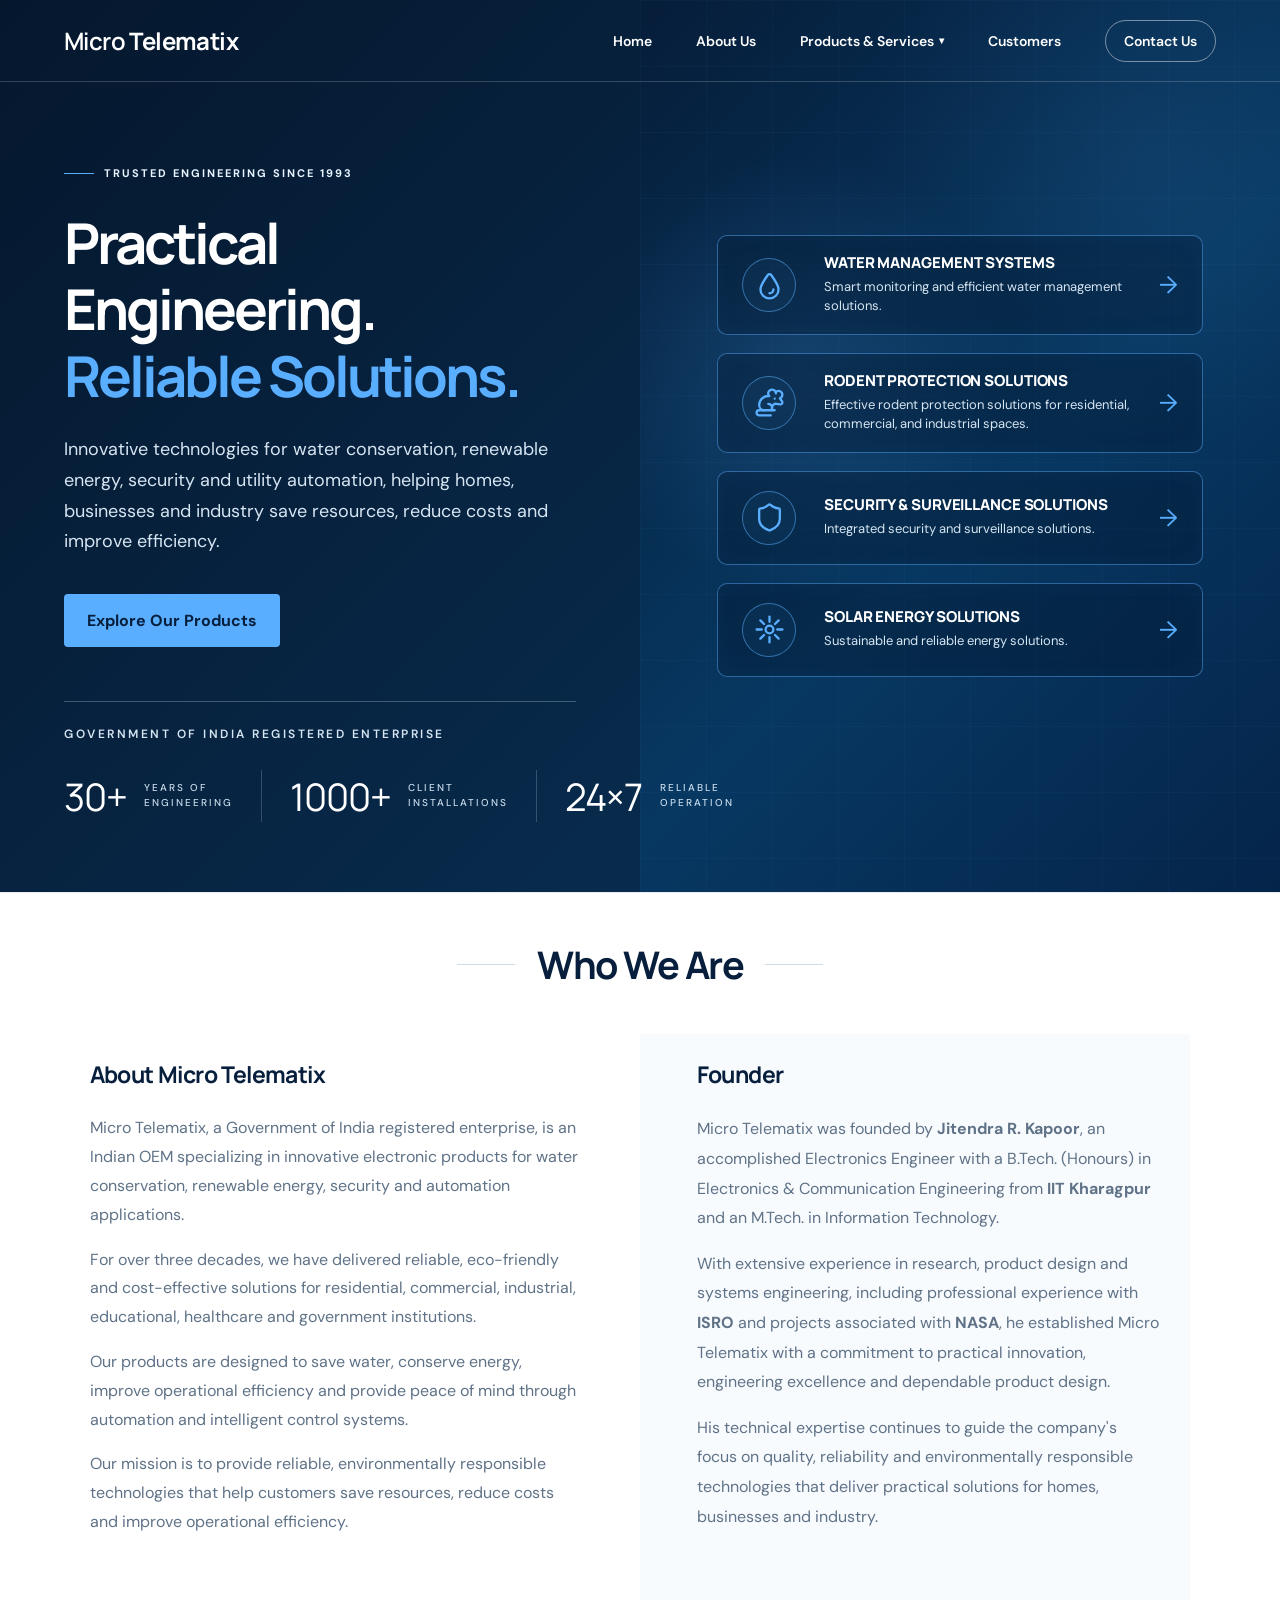
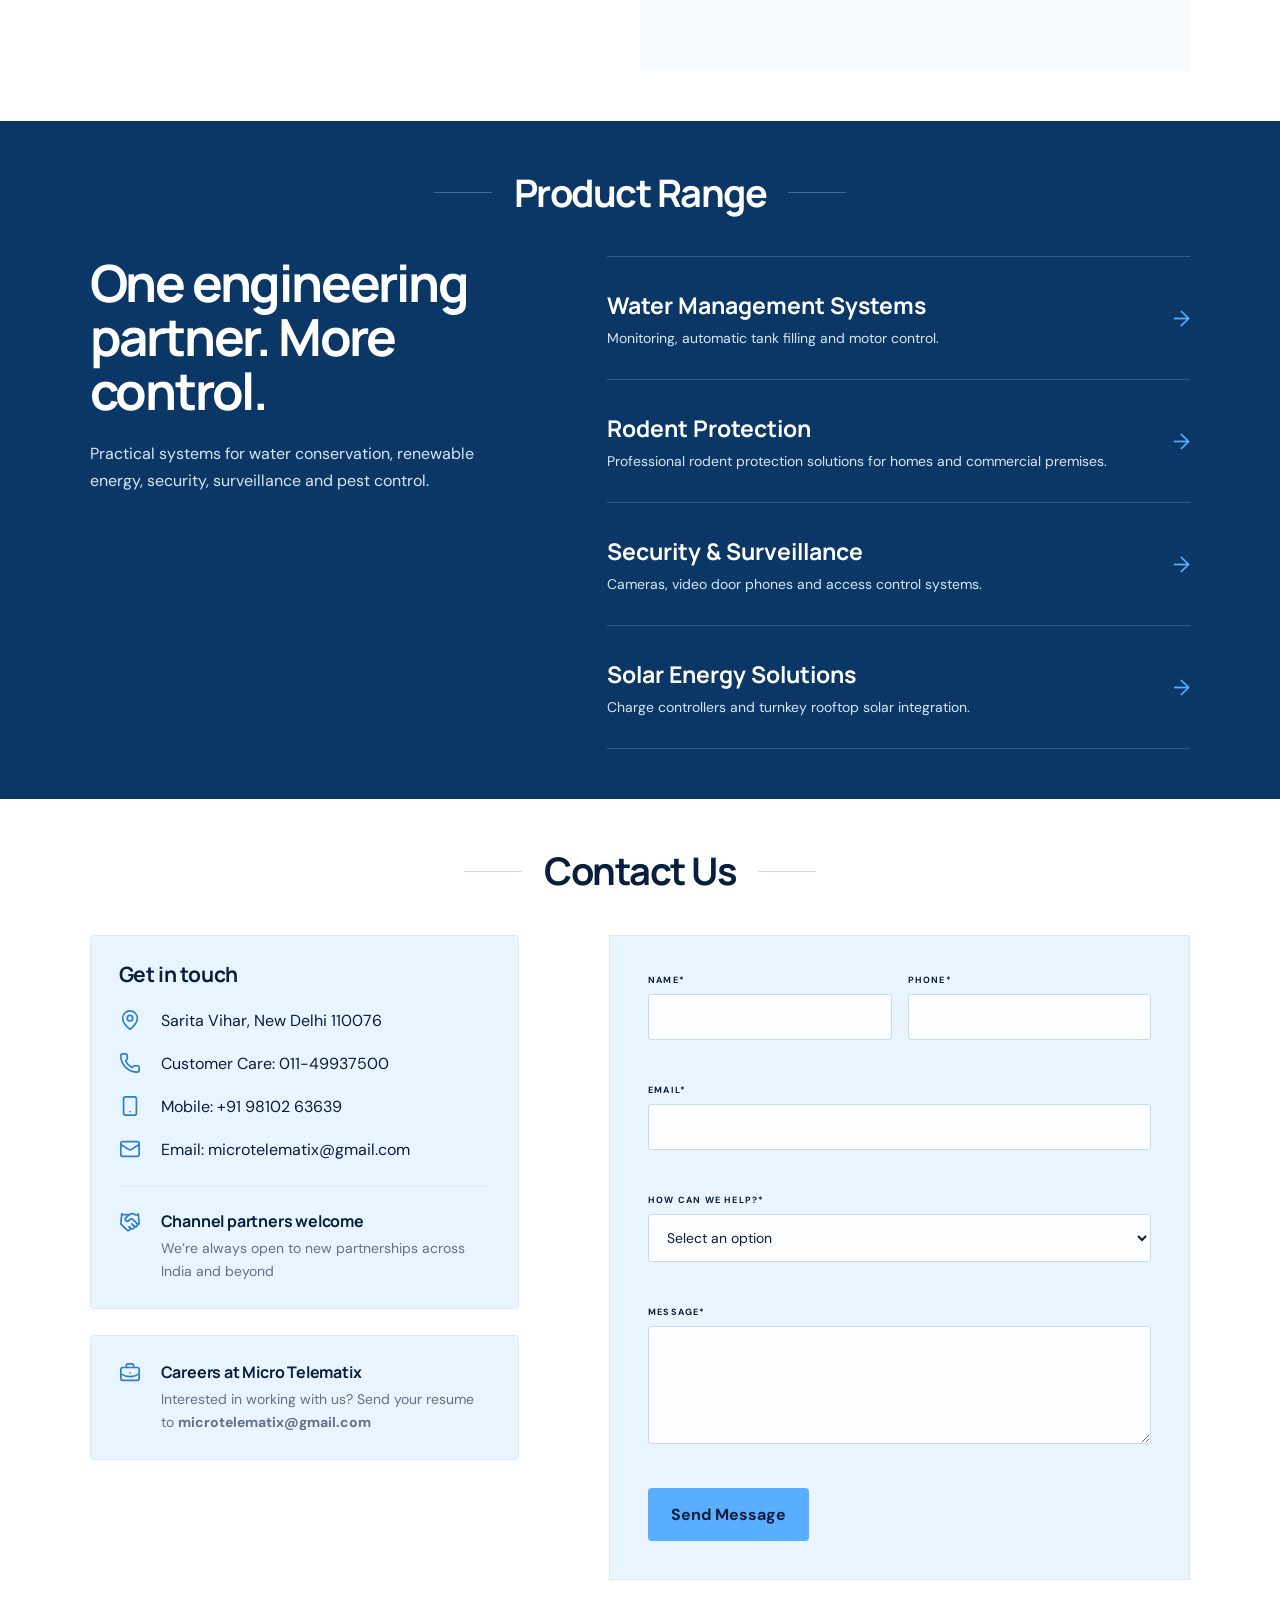
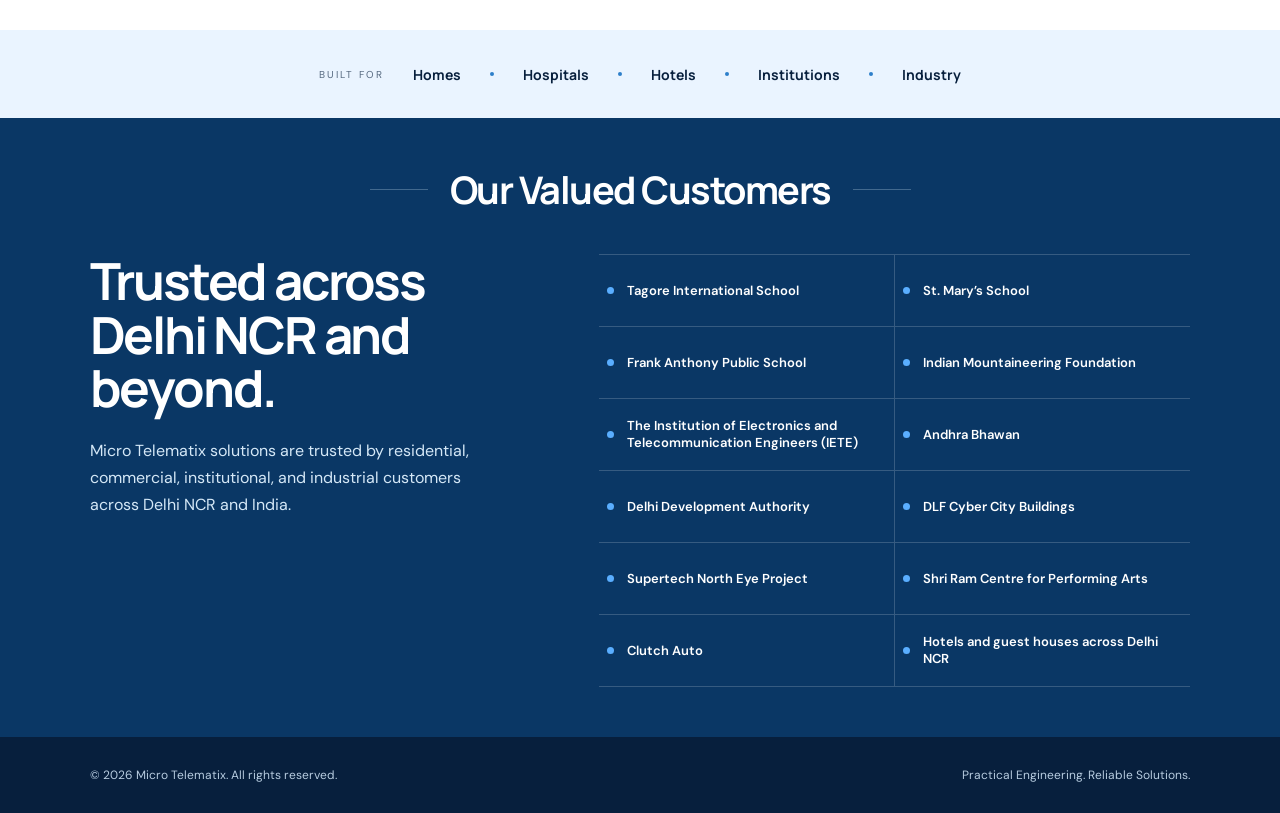
<file: index.html>
<!DOCTYPE html>
<html lang="en">
<head>
  <meta charset="UTF-8">
  <meta name="viewport" content="width=device-width, initial-scale=1.0">
  <meta name="description" 
    content="Micro Telematix designs and supplies water level controllers, solar solutions, electronic security systems and rodent protection solutions in Delhi NCR, India and Asia.">
  <title>Micro Telematix | Water Level Automation, Solar Energy, Rodent Protection & Security Solutions</title>
  <link rel="preconnect" href="https://fonts.googleapis.com">
  <link rel="preconnect" href="https://fonts.gstatic.com" crossorigin>
  <link href="https://fonts.googleapis.com/css2?family=DM+Sans:wght@400;500;600;700&family=Manrope:wght@600;700;800&display=swap" rel="stylesheet">
  <link rel="stylesheet" href="styles.css">
  <link rel="canonical" href="https://microtelematix.com/">
  <script type="application/ld+json">
  {
    "@context": "https://schema.org",
    "@type": "LocalBusiness",
    "@id": "https://microtelematix.com/#business",
    "name": "Micro Telematix",
    "url": "https://microtelematix.com/",
    "description": "Micro Telematix is an Indian electronics OEM providing water management, solar energy, security, surveillance and rodent protection solutions.",
    "email": "microtelematix@gmail.com",
    "telephone": "+91-9810263639",
    "address": {
      "@type": "PostalAddress",
      "addressLocality": "Sarita Vihar, New Delhi",
      "addressRegion": "Delhi",
      "postalCode": "110076",
      "addressCountry": "IN"
    },
    "areaServed": [
      {
        "@type": "City",
        "name": "New Delhi"
      },
      {
        "@type": "AdministrativeArea",
        "name": "Delhi NCR"
      },
      {
        "@type": "Country",
        "name": "India"
      }
    ],
    "contactPoint": {
      "@type": "ContactPoint",
      "telephone": "+91-9810263639",
      "contactType": "customer service",
      "availableLanguage": [
        "English",
        "Hindi",
        "Punjabi"
      ]
    }
  }
  </script>
</head>
<body>
  <div id="site-header"></div>
  <main>
    <section class="hero" id="home">
      <div class="hero-content">
        <p class="eyebrow"><span></span> Trusted engineering since 1993</p>
        <h1>Practical Engineering.<br><em>Reliable Solutions.</em></h1>
        <p class="hero-copy">Innovative technologies for water conservation, renewable energy, security and utility automation, helping homes, businesses and industry save resources, reduce costs and improve efficiency.</p>
        <div class="hero-actions">
          <a class="button button-primary" href="#products">Explore Our Products</a>
        </div>
        <p class="registration-line">Government of India Registered Enterprise</p>
        <div class="hero-proof" aria-label="Company highlights">
          <div><strong>30+</strong><span>Years of<br>Engineering</span></div>
          <div><strong>1000+</strong><span>Client<br>Installations</span></div>
          <div><strong>24×7</strong><span>Reliable<br>Operation</span></div>
        </div>
      </div>
      <div class="hero-visual" aria-label="Integrated electronic systems links">
        <a class="solution-box box-water" href="water-solutions.html">
          <span class="box-icon" aria-hidden="true">
            <svg class="lucide-icon" viewBox="0 0 24 24"><path d="M12 22a7 7 0 0 0 7-7c0-2.8-3.8-8.5-5.7-11.1a1.6 1.6 0 0 0-2.6 0C8.8 6.5 5 12.2 5 15a7 7 0 0 0 7 7Z"></path><path d="M12 18a3 3 0 0 0 3-3"></path></svg>
          </span>
          <span class="solution-copy"><strong>Water Management Systems</strong><small>Smart monitoring and efficient water management solutions.</small></span>
          <b>→</b>
        </a>
        <a class="solution-box box-automation" href="pest-control.html">
          <span class="box-icon" aria-hidden="true">
            <svg class="lucide-icon" viewBox="0 0 24 24"><path d="M13 22H4a2 2 0 0 1 0-4h12"></path><path d="M13.236 18a3 3 0 0 0-2.2-5"></path><path d="M16 9h.01"></path><path d="M16.82 3.94a3 3 0 1 1 3.237 4.868l1.815 2.587a1.5 1.5 0 0 1-1.5 2.1l-2.872-.453a3 3 0 0 0-3.5 3"></path><path d="M17 4.988a3 3 0 1 0-5.2 2.052A7 7 0 0 0 4 14.015 4 4 0 0 0 8 18"></path></svg>
          </span>
          <span class="solution-copy"><strong>Rodent Protection Solutions</strong><small>Effective rodent protection solutions for residential, commercial, and industrial spaces.</small></span>
          <b>→</b>
        </a>
        <a class="solution-box box-security" href="security-surveillance.html">
          <span class="box-icon" aria-hidden="true">
            <svg class="lucide-icon" viewBox="0 0 24 24"><path d="M20 13c0 5-3.5 7.5-7.66 8.95a1 1 0 0 1-.68-.01C7.5 20.5 4 18 4 13V6a1 1 0 0 1 1-1c2 0 4.5-1.2 6.24-2.72a1.17 1.17 0 0 1 1.52 0C14.51 3.81 17 5 19 5a1 1 0 0 1 1 1z"></path></svg>
          </span>
          <span class="solution-copy"><strong>Security &amp; Surveillance Solutions</strong><small>Integrated security and surveillance solutions.</small></span>
          <b>→</b>
        </a>
        <a class="solution-box box-solar" href="solar-solutions.html">
          <span class="box-icon" aria-hidden="true">
            <svg class="lucide-icon" viewBox="0 0 24 24"><path d="M12 2v4"></path><path d="M12 18v4"></path><path d="m4.93 4.93 2.83 2.83"></path><path d="m16.24 16.24 2.83 2.83"></path><path d="M2 12h4"></path><path d="M18 12h4"></path><path d="m4.93 19.07 2.83-2.83"></path><path d="m16.24 7.76 2.83-2.83"></path><circle cx="12" cy="12" r="3"></circle></svg>
          </span>
          <span class="solution-copy"><strong>Solar Energy Solutions</strong><small>Sustainable and reliable energy solutions.</small></span>
          <b>→</b>
        </a>      
      </div>
    </section>

    <section class="about section" id="about">
      <div class="section-heading">
        <h2>Who We Are</h2>
      </div>
      <div class="about-panel">
        <div class="about-column">
          <h3>About Micro Telematix</h3>
          <p class="lead">Micro Telematix, a Government of India registered enterprise, is an Indian OEM specializing in innovative electronic products for water conservation, renewable energy, security and automation applications.</p>
          <p>For over three decades, we have delivered reliable, eco-friendly and cost-effective solutions for residential, commercial, industrial, educational, healthcare and government institutions.</p>
          <p>Our products are designed to save water, conserve energy, improve operational efficiency and provide peace of mind through automation and intelligent control systems.</p>
          <p>Our mission is to provide reliable, environmentally responsible technologies that help customers save resources, reduce costs and improve operational efficiency.</p>
        </div>
        <div class="about-column founder-column">
          <h3>Founder</h3>
          <p>Micro Telematix was founded by <strong>Jitendra R. Kapoor</strong>, an accomplished Electronics Engineer with a B.Tech. (Honours) in Electronics &amp; Communication Engineering from <strong>IIT Kharagpur</strong> and an M.Tech. in Information Technology.</p>
          <p>With extensive experience in research, product design and systems engineering, including professional experience with <strong>ISRO</strong> and projects associated with <strong>NASA</strong>, he established Micro Telematix with a commitment to practical innovation, engineering excellence and dependable product design.</p>
          <p>His technical expertise continues to guide the company's focus on quality, reliability and environmentally responsible technologies that deliver practical solutions for homes, businesses and industry.</p>
        </div>
      </div>
    </section>

    <section class="expertise section" id="products">
      <div class="section-heading section-heading-light">
        <h2>Product Range</h2>
      </div>
      <div class="expertise-intro">
        <h2>One engineering<br>partner. More control.</h2>
        <p>Practical systems for water conservation, renewable energy, security, surveillance and pest control.</p>
      </div>
      <div class="expertise-list">
        <a href="water-solutions.html"><div><h3>Water Management Systems</h3><p>Monitoring, automatic tank filling and motor control.</p></div><b>→</b></a>
        <a href="pest-control.html"><div><h3>Rodent Protection</h3><p>Professional rodent protection solutions for homes and commercial premises.</p></div><b>→</b></a>
        <a href="security-surveillance.html"><div><h3>Security & Surveillance</h3><p>Cameras, video door phones and access control systems.</p></div><b>→</b></a>
        <a href="solar-solutions.html"><div><h3>Solar Energy Solutions</h3><p>Charge controllers and turnkey rooftop solar integration.</p></div><b>→</b></a>
      </div>
    </section>

    <section class="contact section" id="contact">
      <div class="section-heading">
        <h2>Contact Us</h2>
      </div>
      <div class="contact-copy">
        <div class="contact-info-card">
          <h3>Get in touch</h3>
          <div class="contact-rows">
            <p class="contact-row"><svg class="lucide-icon" viewBox="0 0 24 24" aria-hidden="true"><path d="M20 10c0 4.993-5.539 10.193-7.399 11.799a1 1 0 0 1-1.202 0C9.539 20.193 4 14.993 4 10a8 8 0 0 1 16 0"></path><circle cx="12" cy="10" r="3"></circle></svg><span>Sarita Vihar, New Delhi 110076</span></p>
            <p class="contact-row"><svg class="lucide-icon" viewBox="0 0 24 24" aria-hidden="true"><path d="M13.832 16.568a1 1 0 0 0 1.213-.303l.355-.465A2 2 0 0 1 17 15h3a2 2 0 0 1 2 2v3a2 2 0 0 1-2 2A18 18 0 0 1 2 4a2 2 0 0 1 2-2h3a2 2 0 0 1 2 2v3a2 2 0 0 1-.8 1.6l-.468.351a1 1 0 0 0-.292 1.233 14 14 0 0 0 6.392 6.384"></path></svg><span>Customer Care: 011-49937500</span></p>
            <p class="contact-row"><svg class="lucide-icon" viewBox="0 0 24 24" aria-hidden="true"><rect width="14" height="20" x="5" y="2" rx="2" ry="2"></rect><path d="M12 18h.01"></path></svg><span>Mobile: +91 98102 63639</span></p>
            <p class="contact-row"><svg class="lucide-icon" viewBox="0 0 24 24" aria-hidden="true"><rect width="20" height="16" x="2" y="4" rx="2"></rect><path d="m22 7-8.97 5.7a1.94 1.94 0 0 1-2.06 0L2 7"></path></svg><a href="mailto:microtelematix@gmail.com">Email: microtelematix@gmail.com</a></p>
          </div>
          <div class="contact-card-divider"></div>
          <div class="contact-partner">
            <svg class="lucide-icon" viewBox="0 0 24 24" aria-hidden="true"><path d="m11 17 2 2a1 1 0 1 0 3-3"></path><path d="m14 14 2.5 2.5a1 1 0 1 0 3-3l-3.88-3.88a3 3 0 0 0-4.24 0l-.88.88a1 1 0 1 1-3-3l2.81-2.81a5.79 5.79 0 0 1 7.06-.87l.47.28a2 2 0 0 0 1.42.25L21 4"></path><path d="m21 3 1 11h-2"></path><path d="M3 3 2 14l6.5 6.5a1 1 0 1 0 3-3"></path><path d="M3 4h8"></path></svg>
            <div>
              <h4>Channel partners welcome</h4>
              <p>We’re always open to new partnerships across India and beyond</p>
            </div>
          </div>
        </div>
        <div class="contact-info-career-card">
          <div class="contact-partner">
            <svg class="lucide-icon" viewBox="0 0 24 24" aria-hidden="true"><path d="M12 12h.01"></path><path d="M16 6V4a2 2 0 0 0-2-2h-4a2 2 0 0 0-2 2v2"></path><path d="M22 13a18.15 18.15 0 0 1-20 0"></path><rect width="20" height="14" x="2" y="6" rx="2"></rect></svg>
            <div>
              <h4>Careers at Micro Telematix</h4>
              <p>Interested in working with us? Send your resume to <b>microtelematix@gmail.com</b></p>
            </div>
          </div>
        </div>
      </div>
      <form class="contact-form" action="https://api.web3forms.com/submit" method="POST" novalidate>
        <input type="hidden" name="access_key" value="400d9bea-aa05-4af8-a674-e8eb650a8ede">
        <input type="hidden" name="from_name" value="Micro Telematix Website">
        <input type="hidden" name="subject" value="New website enquiry">

        <div class="form-row">
          <label>Name*<input type="text" name="Name" required aria-describedby="name-error"><small class="field-error" id="name-error"></small></label>
          <label>Phone*<input type="tel" name="Phone" required aria-describedby="phone-error"><small class="field-error" id="phone-error"></small></label>
        </div>
        <label>Email*<input type="email" name="Email" required aria-describedby="email-error"><small class="field-error" id="email-error"></small></label>
        <label>How Can We Help?*
          <select name="Subject" required aria-describedby="subject-error">
            <option value="">Select an option</option>
            <option value="product-enquiry">Product Enquiry</option>
            <option value="installation-enquiry">Installation Enquiry</option>
            <option value="customer-support">Customer Support</option>
            <option value="dealer-enquiry">Dealer Enquiry</option>
            <option value="general-enquiry">General Enquiry</option>
          </select>
          <small class="field-error" id="subject-error"></small>
        </label>
        <div class="form-row dealer-extra-fields" hidden>
          <label>Business Name*<input type="text" name="Business Name" aria-describedby="business-name-error"><small class="field-error" id="business-name-error"></small></label>
          <label>Place of Business*<input type="text" name="Place of Business" aria-describedby="place-business-error"><small class="field-error" id="place-business-error"></small></label>
        </div>
        <label>Message*<textarea name="Message" rows="5" required aria-describedby="message-error"></textarea><small class="field-error" id="message-error"></small></label>
        <button class="button button-primary" type="submit">Send Message</button>
      </form>
    </section>

    <section class="trust-strip">
      <span>Built for</span>
      <p>Homes</p><i></i><p>Hospitals</p><i></i><p>Hotels</p><i></i><p>Institutions</p><i></i><p>Industry</p>
    </section>

    <section class="customers section" id="customers">
      <div class="section-heading section-heading-light">
        <h2>Our Valued Customers</h2>
      </div>
      <div class="customers-heading">
        <h2>Trusted across<br>Delhi NCR and beyond.</h2>
        <p>Micro Telematix solutions are trusted by residential, commercial, institutional, and industrial customers across Delhi NCR and India.</p>
      </div>
      <div class="customer-list" aria-label="Selected Micro Telematix customers">
        <span>Tagore International School</span>
        <span>St. Mary’s School</span>
        <span>Frank Anthony Public School</span>
        <span>Indian Mountaineering Foundation</span>
        <span>The Institution of Electronics and Telecommunication Engineers (IETE)</span>
        <span>Andhra Bhawan</span>
        <span>Delhi Development Authority</span>
        <span>DLF Cyber City Buildings</span>
        <span>Supertech North Eye Project</span>
        <span>Shri Ram Centre for Performing Arts</span>
        <span>Clutch Auto</span>
        <span>Hotels and guest houses across Delhi NCR</span>
      </div>
    </section>

  </main>

  <div id="site-footer"></div>

  <script src="site-components.js"></script>
  <script src="script.js"></script>
</body>
</html>
</file>
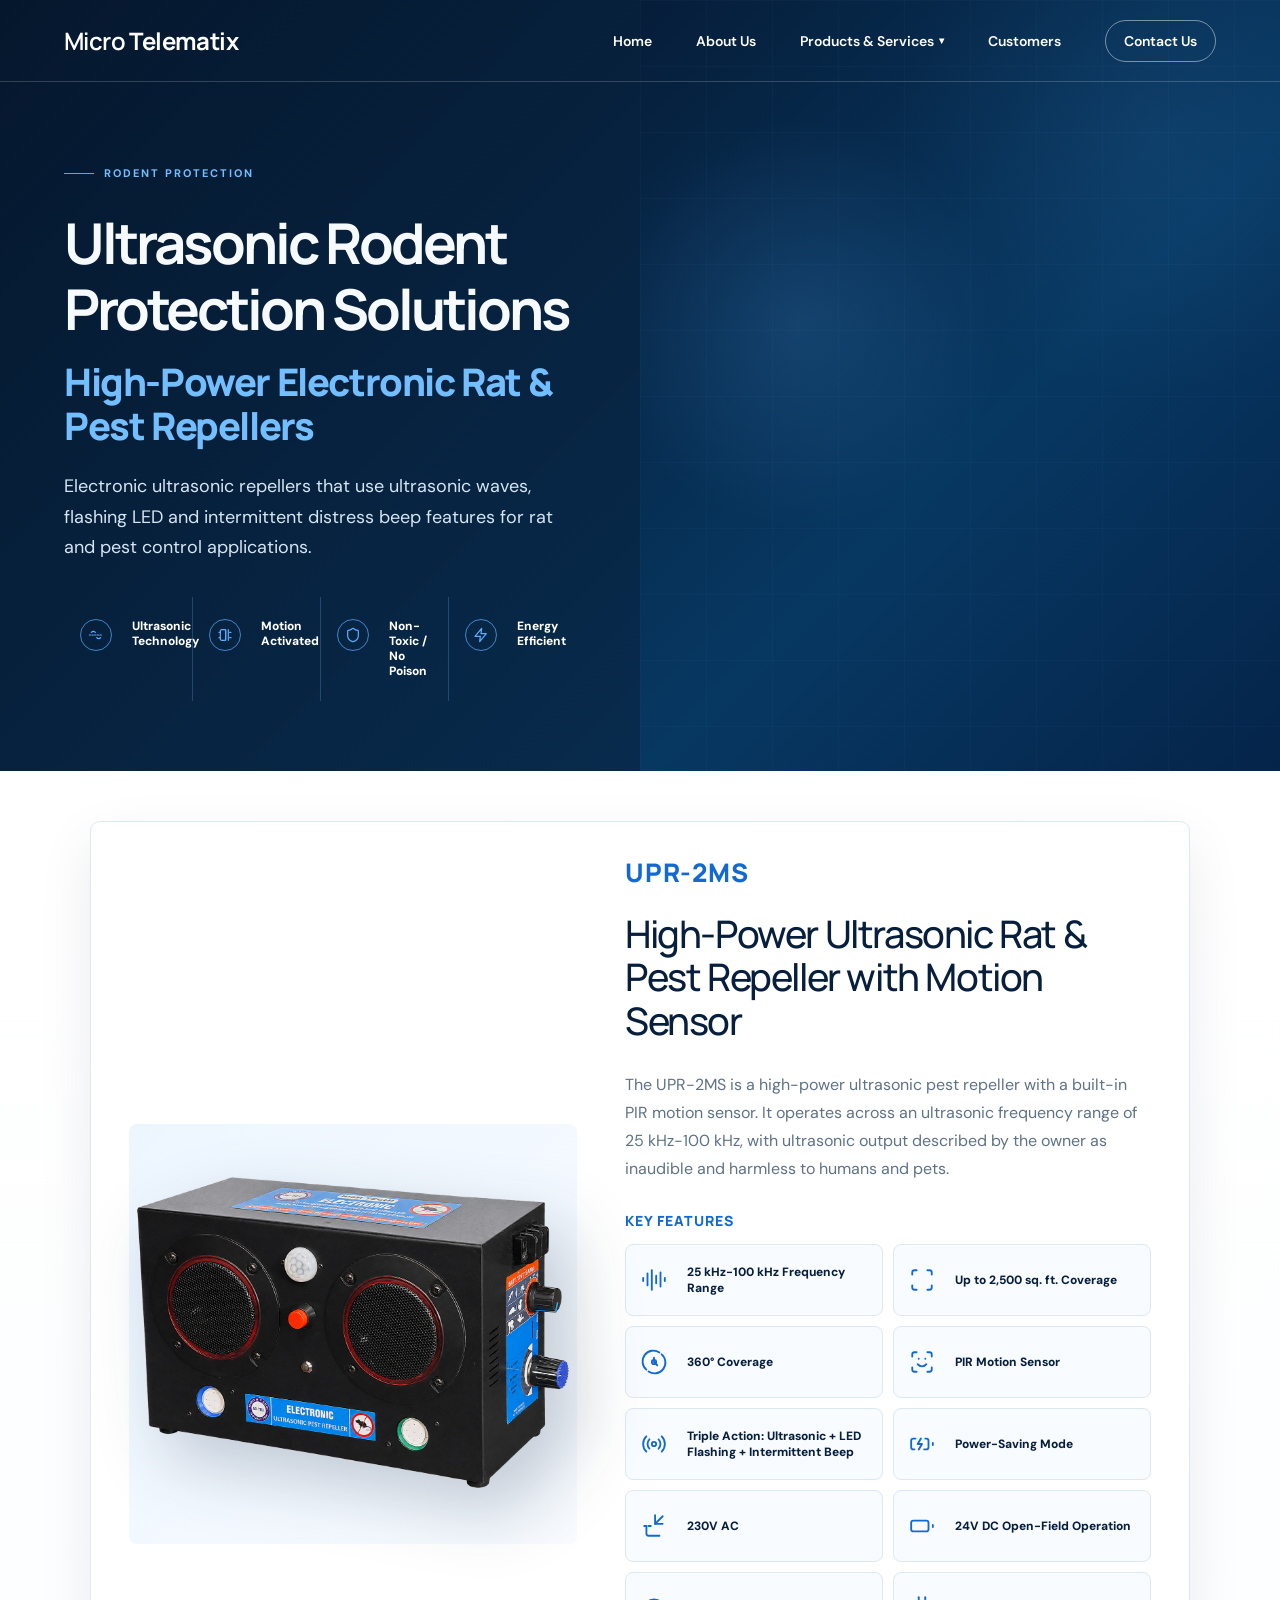
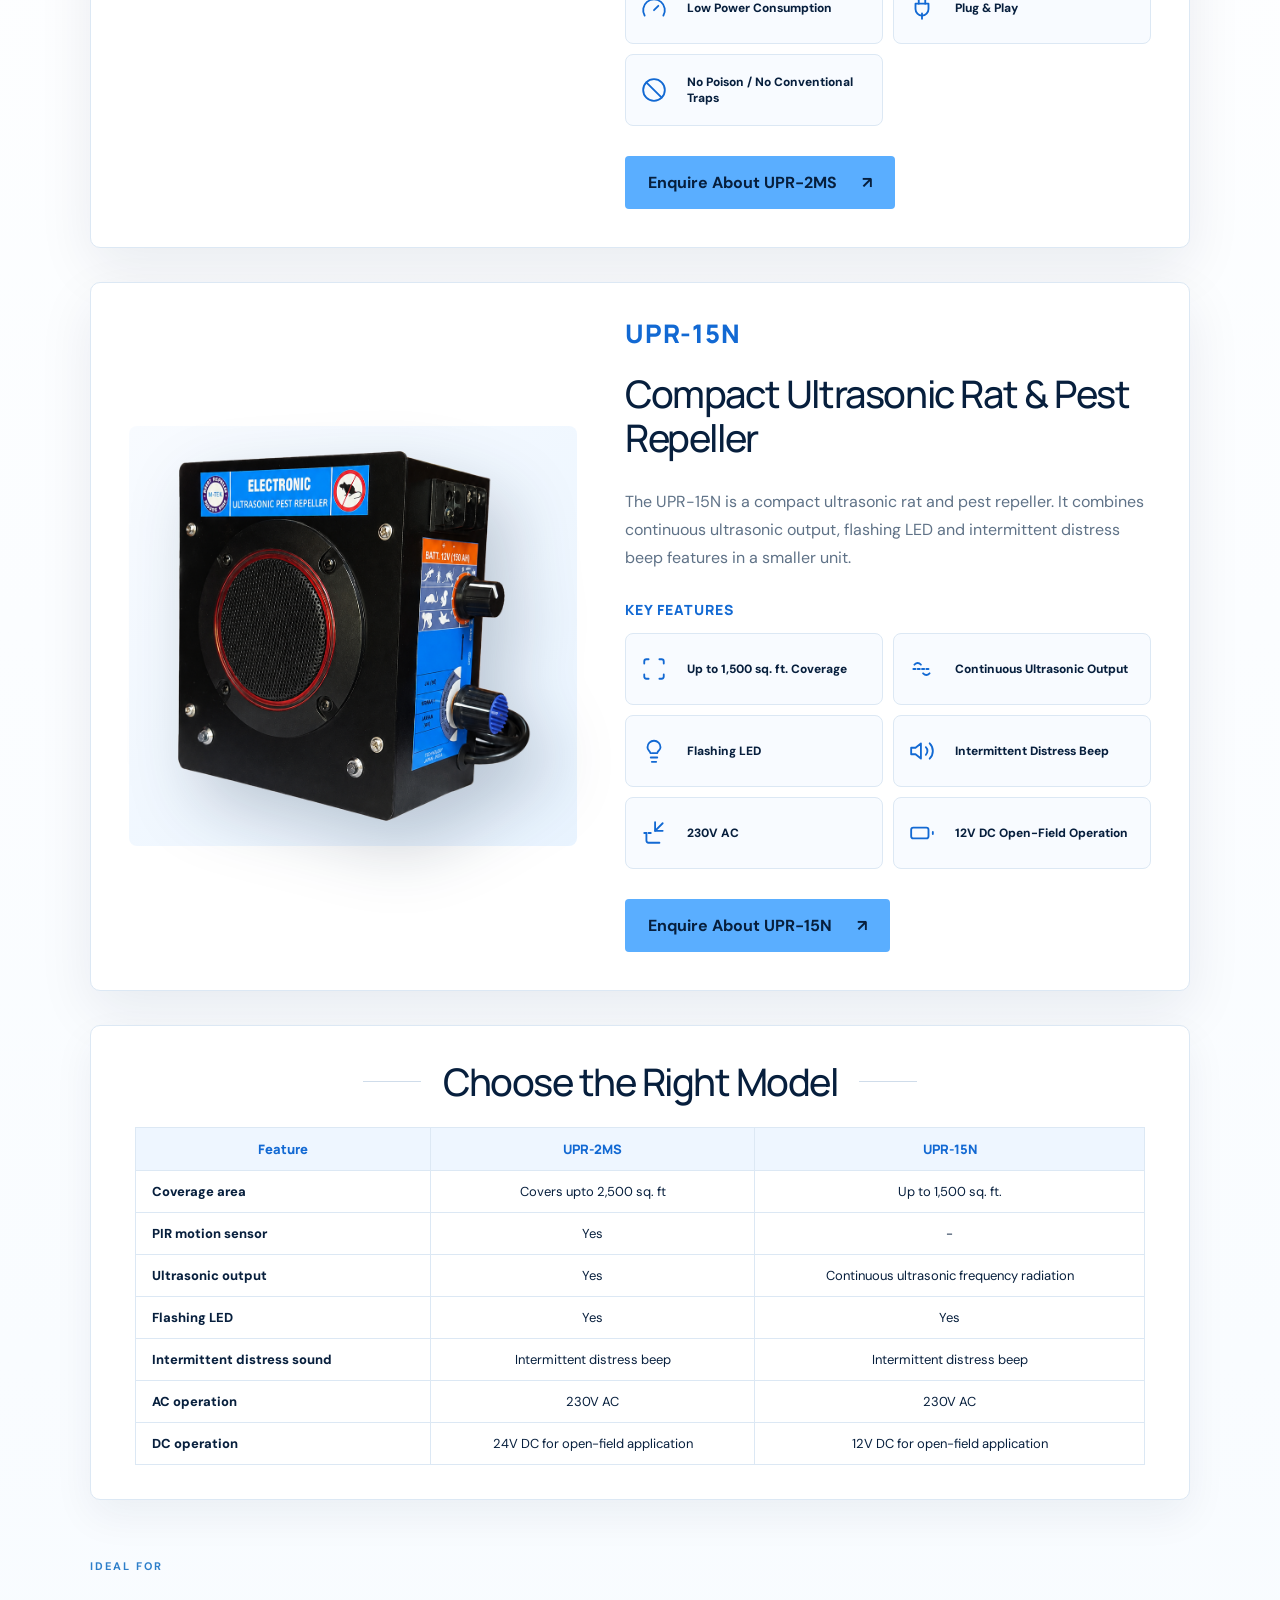
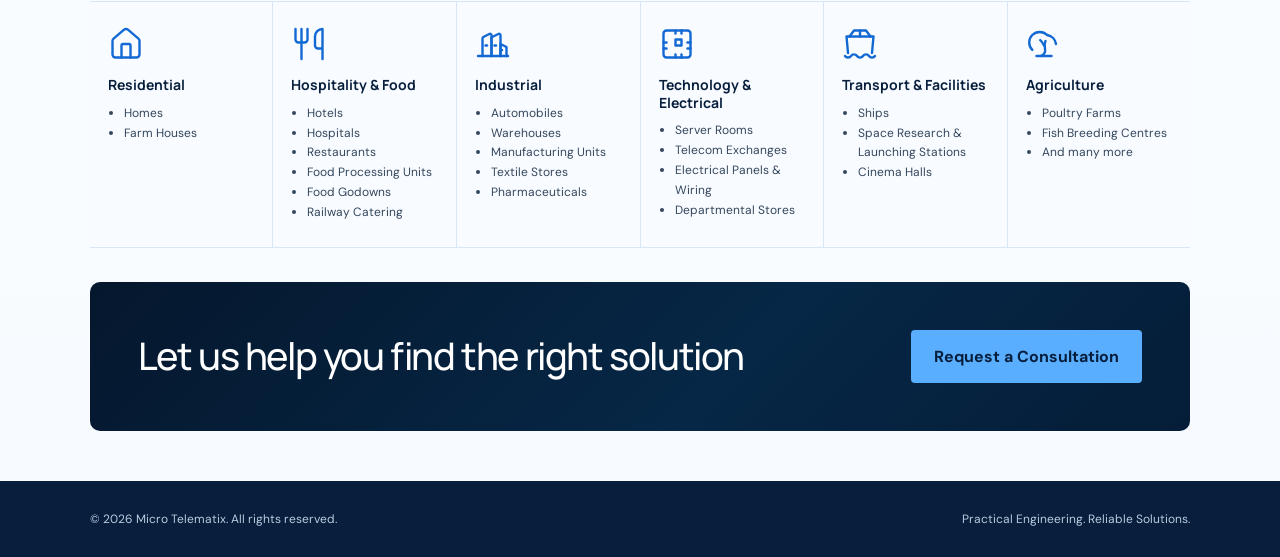
<file: pest-control.html>
<!DOCTYPE html>
<html lang="en">
<head>
  <meta charset="UTF-8">
  <meta name="viewport" content="width=device-width, initial-scale=1.0">
  <title>Electronic Rodent Protection Solutions | Micro Telematix</title>
  <meta name="description" 
    content="Micro Telematix provides electronic rodent protection solutions including ultrasonic pest repellers and motion-activated devices for effective rat and pest control.">
  <link rel="preconnect" href="https://fonts.googleapis.com">
  <link rel="preconnect" href="https://fonts.gstatic.com" crossorigin>
  <link href="https://fonts.googleapis.com/css2?family=DM+Sans:wght@400;500;600;700&family=Manrope:wght@600;700;800&display=swap" rel="stylesheet">
  <link rel="stylesheet" href="styles.css">
  <link rel="canonical" href="https://microtelematix.com/pest-control.html">
</head>
<body>
  <div id="site-header"></div>
  <main>
    <section class="hero solution-hero pest-hero">
      <div class="hero-content solution-hero-copy pest-hero-copy">
        <p class="eyebrow"><span></span> Rodent Protection</p>
        <h1>Ultrasonic Rodent Protection Solutions</h1>
        <p class="page-hero-subtitle">High-Power Electronic Rat &amp; Pest Repellers</p>
        <p>Electronic ultrasonic repellers that use ultrasonic waves, flashing LED and intermittent distress beep features for rat and pest control applications.</p>
        <div class="feature-strip feature-strip--4-cols solution-hero-features pest-feature-strip" aria-label="Pest control product features">
          <article>
            <svg class="lucide-icon" viewBox="0 0 24 24" aria-hidden="true"><path d="M2 12h2"></path><path d="M6 12h2"></path><path d="M10 12h2"></path><path d="M14 12h2"></path><path d="M18 12h2"></path><path d="M5 8c2-2 4-2 6 0"></path><path d="M13 16c2 2 4 2 6 0"></path></svg>
            <span><strong>Ultrasonic Technology</strong></span>
          </article>
          <article>
            <svg class="lucide-icon" viewBox="0 0 24 24" aria-hidden="true"><path d="M13 4v16"></path><path d="M17 4v16"></path><path d="M19 8h2"></path><path d="M19 16h2"></path><path d="M3 8h2"></path><path d="M3 16h2"></path><rect width="8" height="16" x="5" y="4" rx="2"></rect></svg>
            <span><strong>Motion Activated</strong></span>
          </article>
          <article>
            <svg class="lucide-icon" viewBox="0 0 24 24" aria-hidden="true"><path d="M20 13c0 5-3.5 7.5-7.66 8.95a1 1 0 0 1-.67-.01C7.5 20.5 4 18 4 13V6a1 1 0 0 1 1-1c2 0 4.5-1.2 6.24-2.72a1.17 1.17 0 0 1 1.52 0C14.5 3.8 17 5 19 5a1 1 0 0 1 1 1z"></path></svg>
            <span><strong>Non-Toxic / No Poison</strong></span>
          </article>
          <article>
            <svg class="lucide-icon" viewBox="0 0 24 24" aria-hidden="true"><path d="M13 2 3 14h8l-1 8 10-12h-8z"></path></svg>
            <span><strong>Energy Efficient</strong></span>
          </article>
        </div>
      </div>
      <div class="hero-visual solution-hero-visual pest-hero-visual" aria-hidden="true"></div>
    </section>

    <section class="pest-page section">
      <article class="card pest-product">
        <div class="pest-product-image">
          <img class="pest-product-photo pest-product-photo-wide" src="assets/upr-2ms-transparent.png" alt="UPR-2MS high-power ultrasonic pest repeller with PIR motion sensor">
        </div>
        <div class="pest-product-copy">
          <p class="product-model">UPR-2MS</p>
          <h2 class="product-title product-title-subheading">High-Power Ultrasonic Rat &amp; Pest Repeller with Motion Sensor</h2>
          <p>The UPR-2MS is a high-power ultrasonic pest repeller with a built-in PIR motion sensor. It operates across an ultrasonic frequency range of 25 kHz-100 kHz, with ultrasonic output described by the owner as inaudible and harmless to humans and pets.</p>
          <h3>Key Features</h3>
          <div class="pest-spec-grid">
            <span><svg class="lucide-icon" viewBox="0 0 24 24" aria-hidden="true"><path d="M2 10v3"></path><path d="M6 6v11"></path><path d="M10 3v18"></path><path d="M14 8v7"></path><path d="M18 5v13"></path><path d="M22 10v3"></path></svg>25 kHz-100 kHz Frequency Range</span>
            <span><svg class="lucide-icon" viewBox="0 0 24 24" aria-hidden="true"><path d="M3 7V5a2 2 0 0 1 2-2h2"></path><path d="M17 3h2a2 2 0 0 1 2 2v2"></path><path d="M21 17v2a2 2 0 0 1-2 2h-2"></path><path d="M7 21H5a2 2 0 0 1-2-2v-2"></path></svg>Up to 2,500 sq. ft. Coverage</span>
            <span><svg class="lucide-icon" viewBox="0 0 24 24" aria-hidden="true"><path d="M19.07 4.93A10 10 0 0 1 6.99 20.82"></path><path d="M4.93 19.07A10 10 0 0 1 17.01 3.18"></path><path d="M12 8v4l3 3"></path><circle cx="12" cy="12" r="2"></circle></svg>360° Coverage</span>
            <span><svg class="lucide-icon" viewBox="0 0 24 24" aria-hidden="true"><path d="M3 7V5a2 2 0 0 1 2-2h2"></path><path d="M17 3h2a2 2 0 0 1 2 2v2"></path><path d="M21 17v2a2 2 0 0 1-2 2h-2"></path><path d="M7 21H5a2 2 0 0 1-2-2v-2"></path><path d="M8 14s1.5 2 4 2 4-2 4-2"></path><path d="M9 9h.01"></path><path d="M15 9h.01"></path></svg>PIR Motion Sensor</span>
            <span><svg class="lucide-icon" viewBox="0 0 24 24" aria-hidden="true"><path d="M4.9 19.1C1 15.2 1 8.8 4.9 4.9"></path><path d="M7.8 16.2a6 6 0 0 1 0-8.5"></path><circle cx="12" cy="12" r="2"></circle><path d="M16.2 7.8a6 6 0 0 1 0 8.5"></path><path d="M19.1 4.9C23 8.8 23 15.1 19.1 19"></path></svg>Triple Action: Ultrasonic + LED Flashing + Intermittent Beep</span>
            <span><svg class="lucide-icon" viewBox="0 0 24 24" aria-hidden="true"><path d="M15 7h1a2 2 0 0 1 2 2v6a2 2 0 0 1-2 2h-2"></path><path d="M6 7H4a2 2 0 0 0-2 2v6a2 2 0 0 0 2 2h1"></path><path d="m11 7-3 5h4l-3 5"></path><path d="M22 11v2"></path></svg>Power-Saving Mode</span>
            <span><svg class="lucide-icon" viewBox="0 0 24 24" aria-hidden="true"><path d="M13 2v8h7"></path><path d="M13 10 20 3"></path><path d="M5 12v7a2 2 0 0 0 2 2h10"></path><path d="M5 12H3"></path><path d="M9 12H7"></path></svg>230V AC</span>
            <span><svg class="lucide-icon" viewBox="0 0 24 24" aria-hidden="true"><rect width="16" height="10" x="2" y="7" rx="2" ry="2"></rect><path d="M22 11v2"></path></svg>24V DC Open-Field Operation</span>
            <span><svg class="lucide-icon" viewBox="0 0 24 24" aria-hidden="true"><path d="m12 14 4-4"></path><path d="M3.34 19a10 10 0 1 1 17.32 0"></path></svg>Low Power Consumption</span>
            <span><svg class="lucide-icon" viewBox="0 0 24 24" aria-hidden="true"><path d="M12 22v-5"></path><path d="M9 8V2"></path><path d="M15 8V2"></path><path d="M18 8v5a6 6 0 0 1-12 0V8Z"></path></svg>Plug &amp; Play</span>
            <span><svg class="lucide-icon" viewBox="0 0 24 24" aria-hidden="true"><circle cx="12" cy="12" r="10"></circle><path d="m4.9 4.9 14.2 14.2"></path></svg>No Poison / No Conventional Traps</span>
          </div>
          <a class="button button-primary" href="index.html#contact">Enquire About UPR-2MS <span>↗</span></a>
        </div>
      </article>

      <article class="card pest-product">
        <div class="pest-product-image pest-product-image-soft">
          <img class="pest-product-photo" src="assets/upr-15n-transparent.png" alt="UPR-15N compact ultrasonic pest repeller with front speaker grille">
        </div>
        <div class="pest-product-copy">
          <p class="product-model">UPR-15N</p>
          <h2 class="product-title product-title-subheading">Compact Ultrasonic Rat &amp; Pest Repeller</h2>
          <p>The UPR-15N is a compact ultrasonic rat and pest repeller. It combines continuous ultrasonic output, flashing LED and intermittent distress beep features in a smaller unit.</p>
          <h3>Key Features</h3>
          <div class="pest-spec-grid pest-spec-grid-compact">
            <span><svg class="lucide-icon" viewBox="0 0 24 24" aria-hidden="true"><path d="M3 7V5a2 2 0 0 1 2-2h2"></path><path d="M17 3h2a2 2 0 0 1 2 2v2"></path><path d="M21 17v2a2 2 0 0 1-2 2h-2"></path><path d="M7 21H5a2 2 0 0 1-2-2v-2"></path></svg>Up to 1,500 sq. ft. Coverage</span>
            <span><svg class="lucide-icon" viewBox="0 0 24 24" aria-hidden="true"><path d="M4 12h2"></path><path d="M8 12h2"></path><path d="M12 12h2"></path><path d="M16 12h2"></path><path d="M5 8c2-2 4-2 6 0"></path><path d="M13 16c2 2 4 2 6 0"></path></svg>Continuous Ultrasonic Output</span>
            <span><svg class="lucide-icon" viewBox="0 0 24 24" aria-hidden="true"><path d="M15 14c.2-1 .7-1.7 1.5-2.5A4.2 4.2 0 0 0 18 8.5a6 6 0 0 0-12 0c0 1.2.4 2.3 1.3 3.2.7.7 1.2 1.4 1.4 2.3"></path><path d="M9 18h6"></path><path d="M10 22h4"></path><path d="M10 14h4"></path></svg>Flashing LED</span>
            <span><svg class="lucide-icon" viewBox="0 0 24 24" aria-hidden="true"><path d="M11 5 6 9H2v6h4l5 4z"></path><path d="M15.54 8.46a5 5 0 0 1 0 7.07"></path><path d="M19.07 4.93a10 10 0 0 1 0 14.14"></path></svg>Intermittent Distress Beep</span>
            <span><svg class="lucide-icon" viewBox="0 0 24 24" aria-hidden="true"><path d="M13 2v8h7"></path><path d="M13 10 20 3"></path><path d="M5 12v7a2 2 0 0 0 2 2h10"></path><path d="M5 12H3"></path><path d="M9 12H7"></path></svg>230V AC</span>
            <span><svg class="lucide-icon" viewBox="0 0 24 24" aria-hidden="true"><rect width="16" height="10" x="2" y="7" rx="2" ry="2"></rect><path d="M22 11v2"></path></svg>12V DC Open-Field Operation</span>
          </div>
          <a class="button button-primary" href="index.html#contact">Enquire About UPR-15N <span>↗</span></a>
        </div>
      </article>

      <section class="pest-comparison">
        <div class="section-heading">
          <h2>Choose the Right Model</h2>
        </div>
        <table>
          <thead><tr><th>Feature</th><th>UPR-2MS</th><th>UPR-15N</th></tr></thead>
          <tbody>
            <tr><td>Coverage area</td><td>Covers upto 2,500 sq. ft</td><td>Up to 1,500 sq. ft.</td></tr>
            <tr><td>PIR motion sensor</td><td>Yes</td><td>-</td></tr>
            <tr><td>Ultrasonic output</td><td>Yes</td><td>Continuous ultrasonic frequency radiation</td></tr>
            <tr><td>Flashing LED</td><td>Yes</td><td>Yes</td></tr>
            <tr><td>Intermittent distress sound</td><td>Intermittent distress beep</td><td>Intermittent distress beep</td></tr>
            <tr><td>AC operation</td><td>230V AC</td><td>230V AC</td></tr>
            <tr><td>DC operation</td><td>24V DC for open-field application</td><td>12V DC for open-field application</td></tr>
          </tbody>
        </table>
      </section>

      <section class="pest-applications">
        <p class="section-kicker">Ideal for</p>
        <div class="pest-application-grid">
          <article><svg class="lucide-icon" viewBox="0 0 24 24" aria-hidden="true"><path d="M15 21v-8a1 1 0 0 0-1-1h-4a1 1 0 0 0-1 1v8"></path><path d="M3 10a2 2 0 0 1 .71-1.53l7-6a2 2 0 0 1 2.58 0l7 6A2 2 0 0 1 21 10v9a2 2 0 0 1-2 2H5a2 2 0 0 1-2-2z"></path></svg><h3>Residential</h3><ul><li>Homes</li><li>Farm Houses</li></ul></article>
          <article><svg class="lucide-icon" viewBox="0 0 24 24" aria-hidden="true"><path d="M3 2v7c0 1.1.9 2 2 2h4a2 2 0 0 0 2-2V2"></path><path d="M7 2v20"></path><path d="M21 15V2a5 5 0 0 0-5 5v6c0 1.1.9 2 2 2h3Zm0 0v7"></path></svg><h3>Hospitality &amp; Food</h3><ul><li>Hotels</li><li>Hospitals</li><li>Restaurants</li><li>Food Processing Units</li><li>Food Godowns</li><li>Railway Catering</li></ul></article>
          <article><svg class="lucide-icon" viewBox="0 0 24 24" aria-hidden="true"><path d="M2 20h20"></path><path d="M5 20V8.2a1 1 0 0 1 .55-.9l4-2A1 1 0 0 1 11 6.2V20"></path><path d="M11 20V8.2a1 1 0 0 1 .55-.9l4-2A1 1 0 0 1 17 6.2V20"></path><path d="M17 20v-8l4 2v6"></path><path d="M7 13h1"></path><path d="M13 13h1"></path><path d="M17 16h1"></path></svg><h3>Industrial</h3><ul><li>Automobiles</li><li>Warehouses</li><li>Manufacturing Units</li><li>Textile Stores</li><li>Pharmaceuticals</li></ul></article>
          <article><svg class="lucide-icon" viewBox="0 0 24 24" aria-hidden="true"><rect width="18" height="18" x="3" y="3" rx="2"></rect><path d="M11 9h4v4h-4z"></path><path d="M11 3v2"></path><path d="M11 19v2"></path><path d="M15 3v2"></path><path d="M15 19v2"></path><path d="M3 11h2"></path><path d="M19 11h2"></path><path d="M3 15h2"></path><path d="M19 15h2"></path></svg><h3>Technology &amp; Electrical</h3><ul><li>Server Rooms</li><li>Telecom Exchanges</li><li>Electrical Panels &amp; Wiring</li><li>Departmental Stores</li></ul></article>
          <article><svg class="lucide-icon" viewBox="0 0 24 24" aria-hidden="true"><path d="M2 20a2.4 2.4 0 0 0 2 1 2.4 2.4 0 0 0 2-1 2.4 2.4 0 0 1 4 0 2.4 2.4 0 0 0 4 0 2.4 2.4 0 0 1 4 0 2.4 2.4 0 0 0 4 0"></path><path d="M4 18 3 7h18l-1 11"></path><path d="M5 7 8 3h8l3 4"></path><path d="M12 3v4"></path></svg><h3>Transport &amp; Facilities</h3><ul><li>Ships</li><li>Space Research &amp; Launching Stations</li><li>Cinema Halls</li></ul></article>
          <article><svg class="lucide-icon" viewBox="0 0 24 24" aria-hidden="true"><path d="M7 20h10"></path><path d="M10 20c5.5-2.5.8-6.4 3-10"></path><path d="M9.5 9.4c1.1.8 1.8 2.2 2.5 3.6"></path><path d="M14.1 6a7 7 0 0 0-9.9 9.9"></path><path d="M14.1 6A7 7 0 0 1 20 12"></path></svg><h3>Agriculture</h3><ul><li>Poultry Farms</li><li>Fish Breeding Centres</li><li>And many more</li></ul></article>
        </div>
      </section>
      
      <section class="pest-final-cta">
        <div>
          <p class="page-hero-subtitle">Let us help you find the right solution</p>
        </div>
        <a class="button button-primary" href="index.html#contact">Request a Consultation</a>
      </section>
    </section>
  </main>
  <div id="site-footer"></div>

  <script src="site-components.js"></script>
  <script src="script.js"></script>
</body>
</html>
</file>
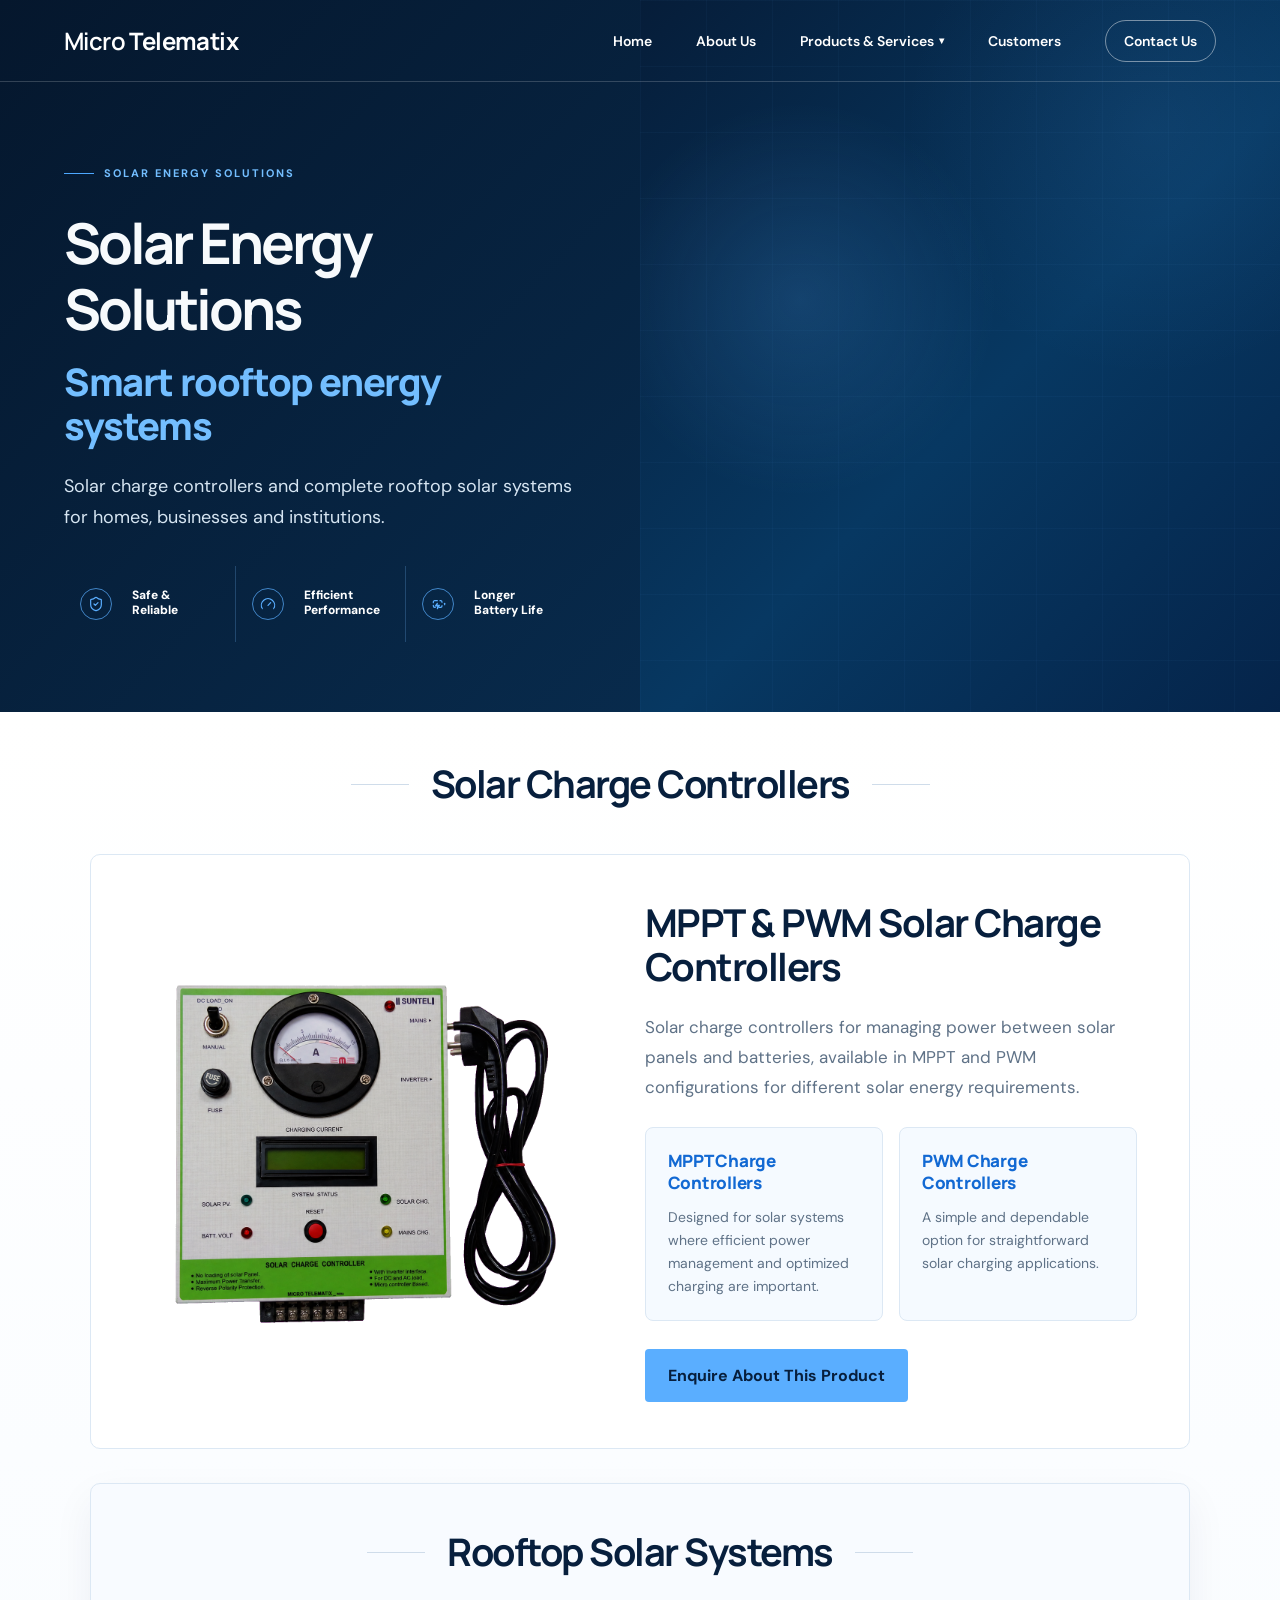
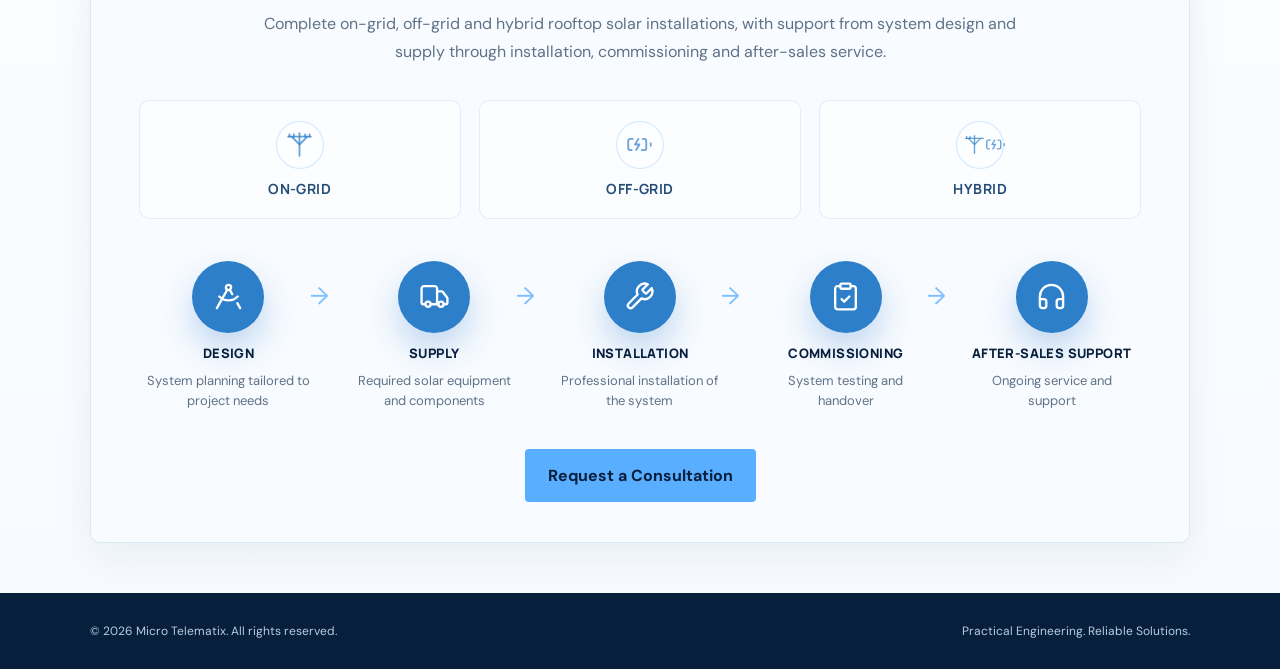
<file: solar-solutions.html>
<!DOCTYPE html>
<html lang="en">
<head>
  <meta charset="UTF-8">
  <meta name="viewport" content="width=device-width, initial-scale=1.0">
  <title>Solar Power Solutions | Micro Telematix</title>
  <meta name="description" 
  content="Micro Telematix offers solar charge controllers and complete rooftop solar systems for homes, businesses and institutions.">
  <link rel="preconnect" href="https://fonts.googleapis.com">
  <link rel="preconnect" href="https://fonts.gstatic.com" crossorigin>
  <link href="https://fonts.googleapis.com/css2?family=DM+Sans:wght@400;500;600;700&family=Manrope:wght@600;700;800&display=swap" rel="stylesheet">
  <link rel="stylesheet" href="styles.css">
  <link rel="canonical" href="https://microtelematix.com/solar-solutions.html">
</head>
<body>
  <header class="site-header"><a class="brand" href="index.html#home"><span>Micro <strong>Telematix</strong></span></a><button class="menu-toggle" type="button" aria-label="Open navigation" aria-expanded="false"><span></span><span></span></button><nav class="site-nav" aria-label="Main navigation"><a href="index.html#home">Home</a><a href="index.html#about">About Us</a><div class="nav-dropdown"><a class="dropdown-trigger" href="index.html#products" aria-haspopup="true">Products &amp; Services <span>▾</span></a><div class="dropdown-menu"><a href="water-solutions.html">Water Management</a><a href="solar-solutions.html">Solar Energy Solutions</a><a href="security-surveillance.html">Security &amp; Surveillance</a><a href="pest-control.html">Rodent Protection</a></div></div><a href="index.html#customers">Customers</a><a class="nav-cta" href="index.html#contact">Contact Us</a></nav></header>
  <main>
    <section class="hero solution-hero solar-hero">
      <div class="hero-content solution-hero-copy solar-hero-copy">
        <p class="eyebrow"><span></span> Solar Energy Solutions</p>
        <h1>Solar Energy Solutions</h1>
        <p class="page-hero-subtitle">Smart rooftop energy systems</p>
        <p>Solar charge controllers and complete rooftop solar systems for homes, businesses and institutions.</p>
        <div class="feature-strip feature-strip--3-cols solution-hero-features solar-feature-strip" aria-label="Solar solution benefits">
          <article>
            <svg class="lucide-icon" viewBox="0 0 24 24" aria-hidden="true"><path d="M20 13c0 5-3.5 7.5-7.66 8.95a1 1 0 0 1-.67-.01C7.5 20.5 4 18 4 13V6a1 1 0 0 1 1-1c2 0 4.5-1.2 6.24-2.72a1.17 1.17 0 0 1 1.52 0C14.5 3.8 17 5 19 5a1 1 0 0 1 1 1z"></path><path d="m9 12 2 2 4-4"></path></svg>
            <span><strong>Safe &amp; Reliable</strong></span>
          </article>
          <article>
            <svg class="lucide-icon" viewBox="0 0 24 24" aria-hidden="true"><path d="m12 14 4-4"></path><path d="M3.34 19a10 10 0 1 1 17.32 0"></path></svg>
            <span><strong>Efficient Performance</strong></span>
          </article>
          <article>
            <svg class="lucide-icon" viewBox="0 0 24 24" aria-hidden="true"><path d="M15 7h1a2 2 0 0 1 2 2v.5"></path><path d="M18 14.5V15a2 2 0 0 1-2 2h-2"></path><path d="M22 11v2"></path><path d="M11 7H7a2 2 0 0 0-2 2v1"></path><path d="M5 14v1a2 2 0 0 0 2 2h1"></path><path d="m11 11-3 4h4l-1 4 3-5h-4z"></path></svg>
            <span><strong>Longer Battery Life</strong></span>
          </article>
        </div>
      </div>
      <div class="hero-visual solution-hero-visual solar-hero-art" aria-hidden="true"></div>
    </section>
    <section class="solar-page section">
      <div class="section-heading">
        <h2>Solar Charge Controllers</h2>
      </div>
      <article class="solar-controller-card">
        <figure>
          <img src="assets/solar-charge-controller-transparent.png" alt="Micro Telematix solar charge controller for rooftop solar battery systems">
        </figure>
        <div class="solar-controller-copy">
          <h3>MPPT &amp; PWM Solar Charge Controllers</h3>
          <p>Solar charge controllers for managing power between solar panels and batteries, available in MPPT and PWM configurations for different solar energy requirements.</p>
          <div class="solar-controller-types">
            <article>
              <h4>MPPT Charge Controllers</h4>
              <p>Designed for solar systems where efficient power management and optimized charging are important.</p>
            </article>
            <article>
              <h4>PWM Charge Controllers</h4>
              <p>A simple and dependable option for straightforward solar charging applications.</p>
            </article>
          </div>
          <a class="button button-primary" href="index.html#contact">Enquire About This Product</a>
        </div>
      </article>
      <section class="rooftop-solar-panel">
        <div class="section-heading">
          <h2>Rooftop Solar Systems</h2>
        </div>
        <p class="solar-panel-intro">Complete on-grid, off-grid and hybrid rooftop solar installations, with support from system design and supply through installation, commissioning and after-sales service.</p>
        <div class="solar-types">
          <article>
            <span class="solar-type-icon" aria-hidden="true">
              <svg class="lucide-icon" viewBox="0 0 24 24">
                <path d="M12 2v20"></path>
                <path d="M2 5h20"></path>
                <path d="M3 3v2"></path>
                <path d="M7 3v2"></path>
                <path d="M17 3v2"></path>
                <path d="M21 3v2"></path>
                <path d="m19 5-7 7-7-7"></path>
              </svg>
            </span>
            <strong>On-Grid</strong>
          </article>
          <article>
            <span class="solar-type-icon" aria-hidden="true">
              <svg class="lucide-icon" viewBox="0 0 24 24">
                <path d="M15 7h1a2 2 0 0 1 2 2v6a2 2 0 0 1-2 2h-2"></path>
                <path d="M6 7H4a2 2 0 0 0-2 2v6a2 2 0 0 0 2 2h1"></path>
                <path d="m11 7-3 5h4l-3 5"></path>
                <path d="M22 11v2"></path>
              </svg>
            </span>
            <strong>Off-Grid</strong>
          </article>
          <article>
            <span class="solar-type-icon hybrid-icon" aria-hidden="true">
              <svg class="lucide-icon" viewBox="0 0 24 24">
                <path d="M12 2v20"></path>
                <path d="M2 5h20"></path>
                <path d="M3 3v2"></path>
                <path d="M7 3v2"></path>
                <path d="m19 5-7 7-7-7"></path>
              </svg>
              <svg class="lucide-icon" viewBox="0 0 24 24">
                <path d="M15 7h1a2 2 0 0 1 2 2v6a2 2 0 0 1-2 2h-2"></path>
                <path d="M6 7H4a2 2 0 0 0-2 2v6a2 2 0 0 0 2 2h1"></path>
                <path d="m11 7-3 5h4l-3 5"></path>
                <path d="M22 11v2"></path>
              </svg>
            </span>
            <strong>Hybrid</strong>
          </article>
        </div>
        <div class="solar-process" aria-label="Solar project process">
          <article>
            <span class="process-icon" aria-hidden="true">
              <svg class="lucide-icon" viewBox="0 0 24 24">
                <path d="m12.99 6.74 1.93 3.44"></path>
                <path d="M19.14 12a10 10 0 0 1-14.28 0"></path>
                <path d="m21 21-2.16-3.84"></path>
                <path d="m3 21 8.02-14.26"></path>
                <circle cx="12" cy="5" r="2"></circle>
              </svg>
            </span>
            <strong>Design</strong>
            <p>System planning tailored to project needs</p>
          </article>
          <article>
            <span class="process-icon" aria-hidden="true">
              <svg class="lucide-icon" viewBox="0 0 24 24">
                <path d="M14 18V6a2 2 0 0 0-2-2H4a2 2 0 0 0-2 2v11a1 1 0 0 0 1 1h2"></path>
                <path d="M15 18H9"></path>
                <path d="M19 18h2a1 1 0 0 0 1-1v-3.65a1 1 0 0 0-.22-.62l-3.48-4.35A1 1 0 0 0 17.52 8H14"></path>
                <circle cx="17" cy="18" r="2"></circle>
                <circle cx="7" cy="18" r="2"></circle>
              </svg>
            </span>
            <strong>Supply</strong>
            <p>Required solar equipment and components</p>
          </article>
          <article>
            <span class="process-icon" aria-hidden="true">
              <svg class="lucide-icon" viewBox="0 0 24 24">
                <path d="M14.7 6.3a1 1 0 0 0 0 1.4l1.6 1.6a1 1 0 0 0 1.4 0l3.77-3.77a6 6 0 0 1-7.94 7.94l-6.91 6.91a2.12 2.12 0 0 1-3-3l6.91-6.91a6 6 0 0 1 7.94-7.94z"></path>
              </svg>
            </span>
            <strong>Installation</strong>
            <p>Professional installation of the system</p>
          </article>
          <article>
            <span class="process-icon" aria-hidden="true">
              <svg class="lucide-icon" viewBox="0 0 24 24">
                <rect width="8" height="4" x="8" y="2" rx="1" ry="1"></rect>
                <path d="M16 4h2a2 2 0 0 1 2 2v14a2 2 0 0 1-2 2H6a2 2 0 0 1-2-2V6a2 2 0 0 1 2-2h2"></path>
                <path d="m9 14 2 2 4-4"></path>
              </svg>
            </span>
            <strong>Commissioning</strong>
            <p>System testing and handover</p>
          </article>
          <article>
            <span class="process-icon" aria-hidden="true">
              <svg class="lucide-icon" viewBox="0 0 24 24">
                <path d="M3 14h3a2 2 0 0 1 2 2v3a2 2 0 0 1-2 2H5a2 2 0 0 1-2-2v-7a9 9 0 0 1 18 0v7a2 2 0 0 1-2 2h-1a2 2 0 0 1-2-2v-3a2 2 0 0 1 2-2h3"></path>
              </svg>
            </span>
            <strong>After-Sales Support</strong>
            <p>Ongoing service and support</p>
          </article>
        </div>
        <a class="button button-primary solar-consultation" href="index.html#contact">Request a Consultation</a>
      </section>
    </section>
  </main>
  <div id="site-footer"></div>

  <script src="site-components.js"></script>
  <script src="script.js"></script>
</body>
</html>
</file>
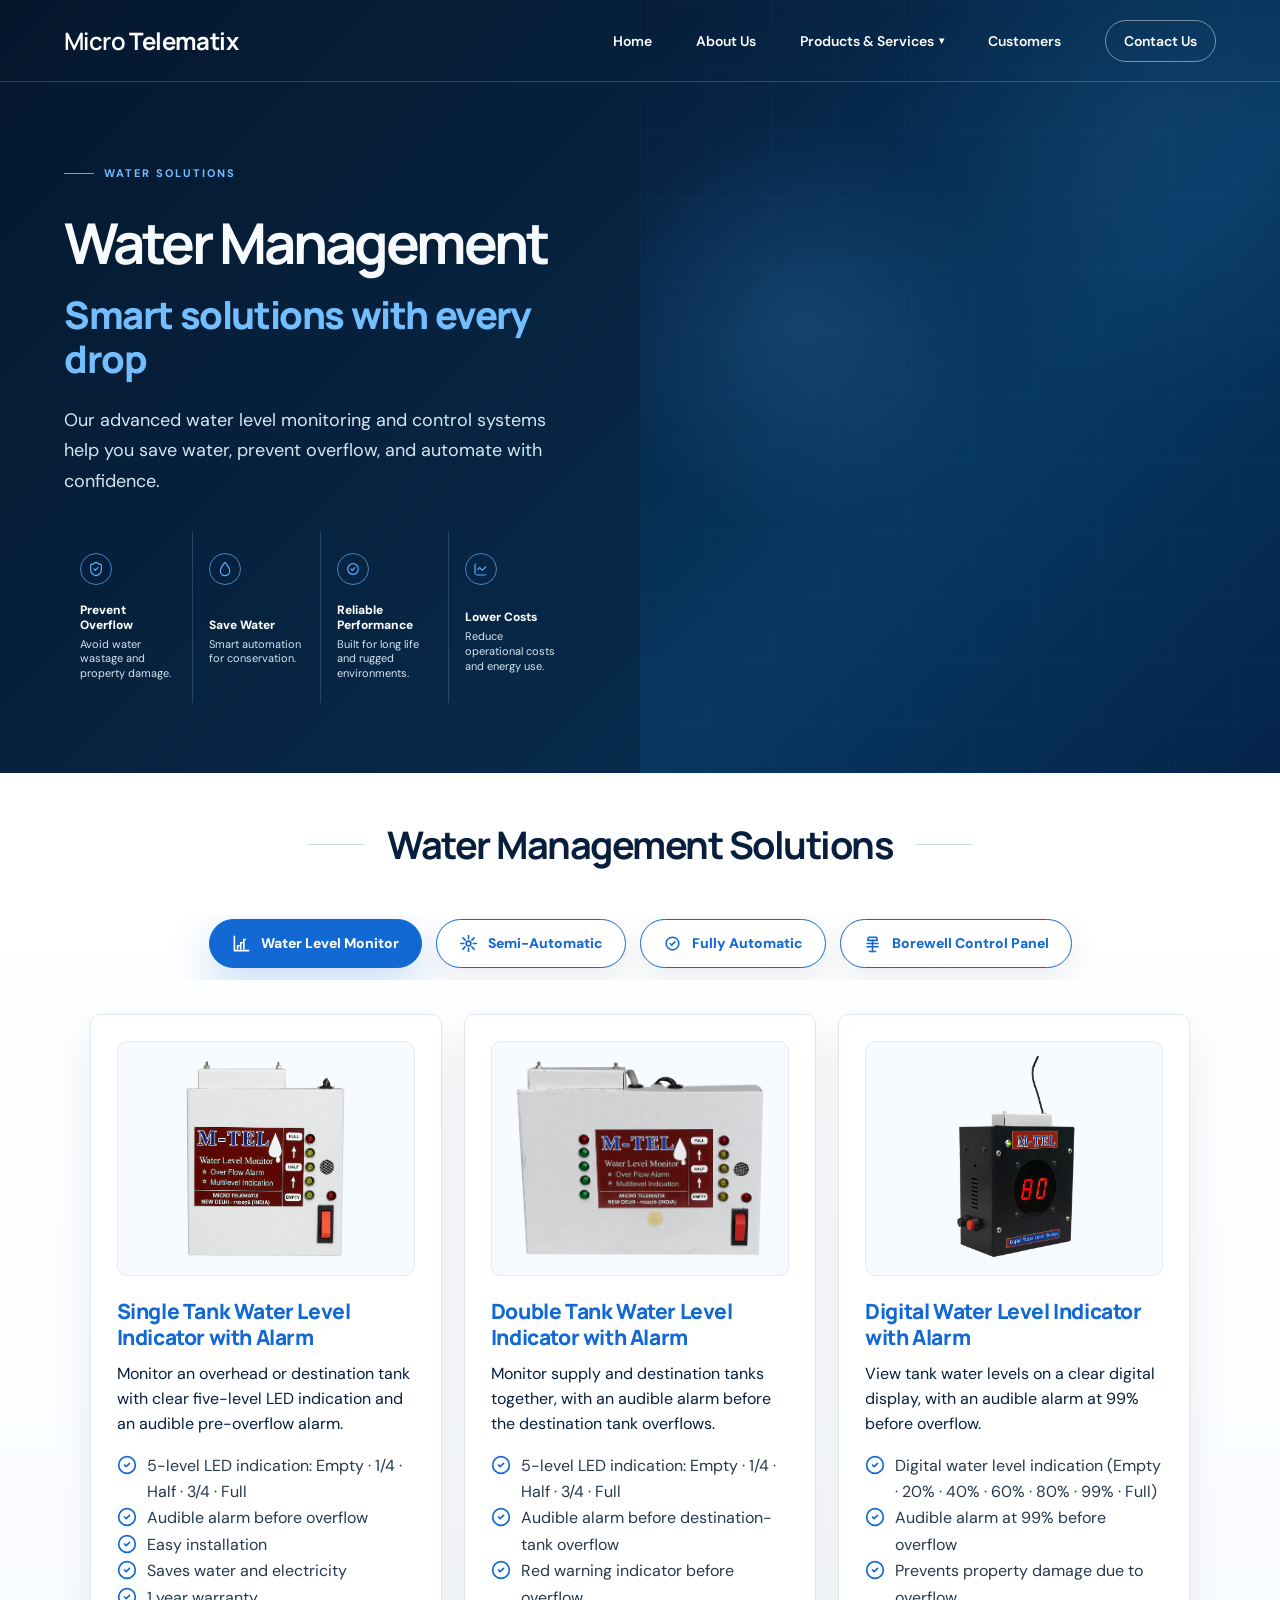
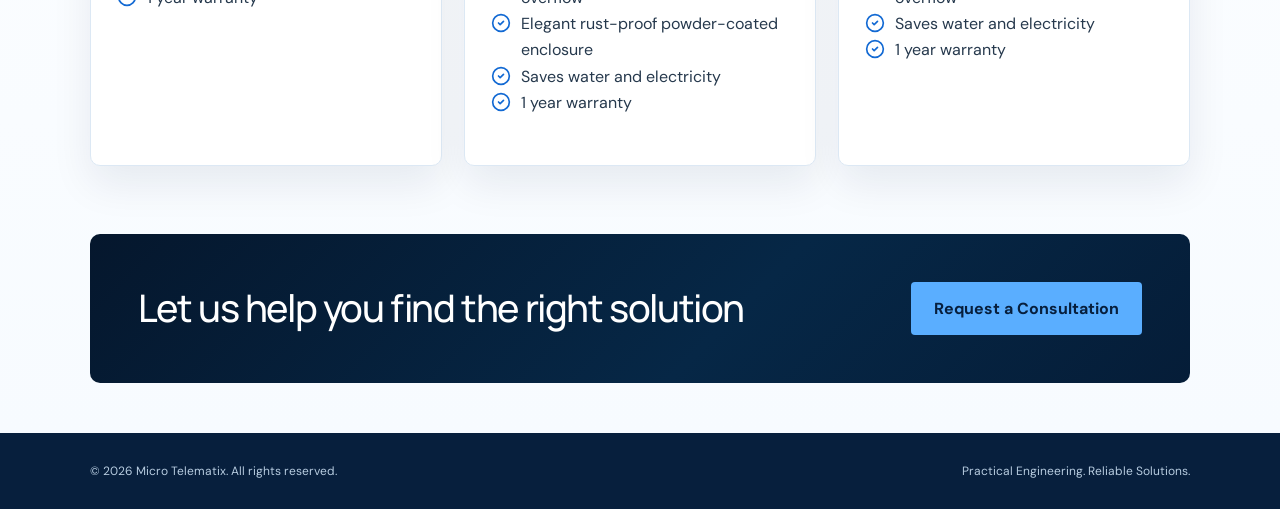
<file: water-solutions.html>
<!DOCTYPE html>
<html lang="en">
<head>
  <meta charset="UTF-8">
  <meta name="viewport" content="width=device-width, initial-scale=1.0">
  <title>Automatic Water Level Controllers & Indicators | Micro Telematix</title>
  <meta name="description" 
    content="Micro Telematix provides smart water management solutions including water level monitoring, semi-automatic and fully automatic water level controllers, and borewell control panels.">
  <link rel="preconnect" href="https://fonts.googleapis.com">
  <link rel="preconnect" href="https://fonts.gstatic.com" crossorigin>
  <link href="https://fonts.googleapis.com/css2?family=DM+Sans:wght@400;500;600;700&family=Manrope:wght@600;700;800&display=swap" rel="stylesheet">
  <link rel="stylesheet" href="styles.css">
  <link rel="canonical" href="https://microtelematix.com/water-solutions.html">
</head>
<body>
  <header class="site-header">
    <a class="brand" href="index.html#home" aria-label="Micro Telematix home"><span>Micro <strong>Telematix</strong></span></a>
    <button class="menu-toggle" type="button" aria-label="Open navigation" aria-expanded="false"><span></span><span></span></button>
    <nav class="site-nav" aria-label="Main navigation">
      <a href="index.html#home">Home</a>
      <a href="index.html#about">About Us</a>
      <div class="nav-dropdown">
        <a class="dropdown-trigger" href="index.html#products" aria-haspopup="true">Products &amp; Services <span>▾</span></a>
        <div class="dropdown-menu" aria-label="Products and services">
          <a href="water-solutions.html">Water Management</a>
          <a href="solar-solutions.html">Solar Energy Solutions</a>
          <a href="security-surveillance.html">Security &amp; Surveillance</a>
          <a href="pest-control.html">Rodent Protection</a>
        </div>
      </div>
      <a href="index.html#customers">Customers</a>
      <a class="nav-cta" href="index.html#contact">Contact Us</a>
    </nav>
  </header>
  <main>
    <section class="hero solution-hero">
      <div class="hero-content solution-hero-copy">
        <p class="eyebrow"><span></span> Water Solutions</p>
        <h1>Water Management</h1>
        <p class="page-hero-subtitle">Smart solutions with every drop</p>
        <p>Our advanced water level monitoring and control systems help you save water, prevent overflow, and automate with confidence.</p>
        <div class="feature-strip feature-strip--4-cols solution-hero-features" aria-label="Water solution benefits">
          <article>
            <svg class="lucide-icon" viewBox="0 0 24 24" aria-hidden="true"><path d="M20 13c0 5-3.5 7.5-7.66 8.95a1 1 0 0 1-.67-.01C7.5 20.5 4 18 4 13V6a1 1 0 0 1 1-1c2 0 4.5-1.2 6.24-2.72a1.17 1.17 0 0 1 1.52 0C14.5 3.8 17 5 19 5a1 1 0 0 1 1 1z"></path><path d="m9 12 2 2 4-4"></path></svg>
            <span><strong>Prevent Overflow</strong><small>Avoid water wastage and property damage.</small></span>
          </article>
          <article>
            <svg class="lucide-icon" viewBox="0 0 24 24" aria-hidden="true"><path d="M12 22a7 7 0 0 0 7-7c0-5-7-13-7-13S5 10 5 15a7 7 0 0 0 7 7Z"></path></svg>
            <span><strong>Save Water</strong><small>Smart automation for conservation.</small></span>
          </article>
          <article>
            <svg class="lucide-icon" viewBox="0 0 24 24" aria-hidden="true"><path d="M12 20a8 8 0 1 0 0-16 8 8 0 0 0 0 16Z"></path><path d="m9 12 2 2 4-4"></path></svg>
            <span><strong>Reliable Performance</strong><small>Built for long life and rugged environments.</small></span>
          </article>
          <article>
            <svg class="lucide-icon" viewBox="0 0 24 24" aria-hidden="true"><path d="M3 3v18h18"></path><path d="m19 9-5 5-4-4-3 3"></path></svg>
            <span><strong>Lower Costs</strong><small>Reduce operational costs and energy use.</small></span>
          </article>
        </div>
      </div>
      <div class="hero-visual solution-hero-visual" aria-hidden="true"></div>
    </section>
    <section class="water-products section">
      <div class="section-heading">
        <h2>Water Management Solutions</h2>
      </div>
      <div class="product-tabs water-tabs" data-tabs>
        <div class="tab-list" role="tablist" aria-label="Water solution categories">
          <button class="tab-button is-active" type="button" role="tab" id="water-tab-monitor" aria-selected="true" aria-controls="water-panel-monitor">
            <svg class="lucide-icon" viewBox="0 0 24 24" aria-hidden="true"><path d="M3 3v18h18"></path><path d="M7 15h2"></path><path d="M11 11h2"></path><path d="M15 7h2"></path><path d="M7 19v-4"></path><path d="M11 19v-8"></path><path d="M15 19V7"></path></svg>
            Water Level Monitor
          </button>
          <button class="tab-button" type="button" role="tab" id="water-tab-semi" aria-selected="false" aria-controls="water-panel-semi" tabindex="-1">
            <svg class="lucide-icon" viewBox="0 0 24 24" aria-hidden="true"><path d="M12 2v4"></path><path d="M12 18v4"></path><path d="m4.93 4.93 2.83 2.83"></path><path d="m16.24 16.24 2.83 2.83"></path><path d="M2 12h4"></path><path d="M18 12h4"></path><path d="m4.93 19.07 2.83-2.83"></path><path d="m16.24 7.76 2.83-2.83"></path><circle cx="12" cy="12" r="3"></circle></svg>
            Semi-Automatic
          </button>
          <button class="tab-button" type="button" role="tab" id="water-tab-full" aria-selected="false" aria-controls="water-panel-full" tabindex="-1">
            <svg class="lucide-icon" viewBox="0 0 24 24" aria-hidden="true"><path d="M12 20a8 8 0 1 0 0-16 8 8 0 0 0 0 16Z"></path><path d="m9 12 2 2 4-4"></path></svg>
            Fully Automatic
          </button>
          <button class="tab-button" type="button" role="tab" id="water-tab-borewell" aria-selected="false" aria-controls="water-panel-borewell" tabindex="-1">
            <svg class="lucide-icon" viewBox="0 0 24 24" aria-hidden="true"><path d="M12 22V8"></path><path d="M5 12h14"></path><path d="M5 16h14"></path><path d="M6 8h12l-1-4H7Z"></path><path d="M8 22h8"></path></svg>
            Borewell Control Panel
          </button>
        </div>

        <section class="tab-panel is-active" id="water-panel-monitor" role="tabpanel" aria-labelledby="water-tab-monitor">
          <div class="tab-product-grid three-up">
            <article class="card tab-product-card">
              <figure><img src="assets/wlm-water-level-monitor-transparent.png" alt="Single tank water level indicator with front LED level display"></figure>
              <h4>Single Tank Water Level Indicator with Alarm</h4>
              <p>Monitor an overhead or destination tank with clear five-level LED indication and an audible pre-overflow alarm.</p>
              <ul class="tab-product-check-list">
                <li><svg class="lucide-icon" viewBox="0 0 24 24" aria-hidden="true"><circle cx="12" cy="12" r="10"></circle><path d="m9 12 2 2 4-4"></path></svg>5-level LED indication: Empty · 1/4 · Half · 3/4 · Full</li>
                <li><svg class="lucide-icon" viewBox="0 0 24 24" aria-hidden="true"><circle cx="12" cy="12" r="10"></circle><path d="m9 12 2 2 4-4"></path></svg>Audible alarm before overflow</li>
                <li><svg class="lucide-icon" viewBox="0 0 24 24" aria-hidden="true"><circle cx="12" cy="12" r="10"></circle><path d="m9 12 2 2 4-4"></path></svg>Easy installation</li>
                <li><svg class="lucide-icon" viewBox="0 0 24 24" aria-hidden="true"><circle cx="12" cy="12" r="10"></circle><path d="m9 12 2 2 4-4"></path></svg>Saves water and electricity</li>
                <li><svg class="lucide-icon" viewBox="0 0 24 24" aria-hidden="true"><circle cx="12" cy="12" r="10"></circle><path d="m9 12 2 2 4-4"></path></svg>1 year warranty</li>
              </ul>
            </article>
            <article class="card tab-product-card">
              <figure><img src="assets/double-tank-water-level-indicator-transparent.png" alt="Double tank water level indicator with supply and destination tank displays"></figure>
              <h4>Double Tank Water Level Indicator with Alarm</h4>
              <p>Monitor supply and destination tanks together, with an audible alarm before the destination tank overflows.</p>
              <ul class="tab-product-check-list">
                <li><svg class="lucide-icon" viewBox="0 0 24 24" aria-hidden="true"><circle cx="12" cy="12" r="10"></circle><path d="m9 12 2 2 4-4"></path></svg>5-level LED indication: Empty · 1/4 · Half · 3/4 · Full</li>
                <li><svg class="lucide-icon" viewBox="0 0 24 24" aria-hidden="true"><circle cx="12" cy="12" r="10"></circle><path d="m9 12 2 2 4-4"></path></svg>Audible alarm before destination-tank overflow</li>
                <li><svg class="lucide-icon" viewBox="0 0 24 24" aria-hidden="true"><circle cx="12" cy="12" r="10"></circle><path d="m9 12 2 2 4-4"></path></svg>Red warning indicator before overflow</li>
                <li><svg class="lucide-icon" viewBox="0 0 24 24" aria-hidden="true"><circle cx="12" cy="12" r="10"></circle><path d="m9 12 2 2 4-4"></path></svg>Elegant rust-proof powder-coated enclosure</li>
                <li><svg class="lucide-icon" viewBox="0 0 24 24" aria-hidden="true"><circle cx="12" cy="12" r="10"></circle><path d="m9 12 2 2 4-4"></path></svg>Saves water and electricity</li>
                <li><svg class="lucide-icon" viewBox="0 0 24 24" aria-hidden="true"><circle cx="12" cy="12" r="10"></circle><path d="m9 12 2 2 4-4"></path></svg>1 year warranty</li>
              </ul>
            </article>
            <article class="card tab-product-card">
              <figure><img src="assets/digital-water-level-monitor-transparent.png" alt="Digital water level indicator with numeric tank level display"></figure>
              <h4>Digital Water Level Indicator with Alarm</h4>
              <p>View tank water levels on a clear digital display, with an audible alarm at 99% before overflow.</p>
              <ul class="tab-product-check-list">
                <li><svg class="lucide-icon" viewBox="0 0 24 24" aria-hidden="true"><circle cx="12" cy="12" r="10"></circle><path d="m9 12 2 2 4-4"></path></svg>Digital water level indication (Empty · 20% · 40% · 60% · 80% · 99% · Full)</li>
                <li><svg class="lucide-icon" viewBox="0 0 24 24" aria-hidden="true"><circle cx="12" cy="12" r="10"></circle><path d="m9 12 2 2 4-4"></path></svg>Audible alarm at 99% before overflow</li>
                <li><svg class="lucide-icon" viewBox="0 0 24 24" aria-hidden="true"><circle cx="12" cy="12" r="10"></circle><path d="m9 12 2 2 4-4"></path></svg>Prevents property damage due to overflow</li>
                <li><svg class="lucide-icon" viewBox="0 0 24 24" aria-hidden="true"><circle cx="12" cy="12" r="10"></circle><path d="m9 12 2 2 4-4"></path></svg>Saves water and electricity</li>
                <li><svg class="lucide-icon" viewBox="0 0 24 24" aria-hidden="true"><circle cx="12" cy="12" r="10"></circle><path d="m9 12 2 2 4-4"></path></svg>1 year warranty</li>
              </ul>
            </article>
          </div>
        </section>

        <section class="tab-panel" id="water-panel-semi" role="tabpanel" aria-labelledby="water-tab-semi" hidden>
          <div class="card tab-feature-layout">
            <figure><img src="assets/semi-automatic-water-level-monitor-transparent.png" alt="Semi-automatic water level controller with tank level indicator lights"></figure>
            <div class="tab-panel-intro">
              <h3>Semi-Automatic Water Level Controller</h3>
              <strong>Manual ON · Automatic OFF</strong>
              <p>The user manually starts the pump and the controller automatically switches it off when the tank becomes full.</p>
              <section class="borewell-detail-group" aria-labelledby="semi-auto-features-heading">
                <h4 id="semi-auto-features-heading">Features</h4>
                <div class="borewell-check-columns" data-semi-auto-features></div>
              </section>
              <section class="borewell-detail-group" aria-labelledby="semi-auto-benefits-heading">
                <h4 id="semi-auto-benefits-heading">Benefits</h4>   
                <div class="borewell-check-columns" data-semi-auto-benefits></div>
            </div>
          </div>
        </section>

        <section class="tab-panel" id="water-panel-full" role="tabpanel" aria-labelledby="water-tab-full" hidden>
          <div class="card tab-feature-layout borewell-card full-auto-card">
            <figure>
              <img src="assets/automatic-water-level-controller-transparent.png" alt="Fully automatic water level controller for automatic pump start and stop">
            </figure>
            <div class="tab-panel-intro">
              <h3>Fully Automatic Water Level Controller</h3>
              <strong>Automatic ON · Automatic OFF</strong>
              <p>The controller starts the pump when the water reaches a preset low level and stops it automatically when the tank becomes full.</p>
              <section class="borewell-detail-group" aria-labelledby="full-auto-features-heading">
                <h4 id="full-auto-features-heading">Features</h4>
                <div class="borewell-check-columns" data-full-auto-features></div>
              </section>
              <section class="borewell-detail-group" aria-labelledby="full-auto-benefits-heading">
                <h4 id="full-auto-benefits-heading">Benefits</h4>
                <div class="borewell-check-columns" data-full-auto-benefits></div>
              </section>
            </div>
          </div>
        </section>

        <section class="tab-panel" id="water-panel-borewell" role="tabpanel" aria-labelledby="water-tab-borewell" hidden>
          <div class="card tab-feature-layout borewell-card">
            <figure>
              <img src="assets/submersible-motor-starter-panel-transparent.png" alt="Fully automatic submersible borewell motor starter control panel">
            </figure>
            <div class="tab-panel-intro">
              <h3>Fully Automatic Submersible Borewell Motor Control Panel</h3>
              <strong>Automatic ON · Automatic OFF</strong>
              <p>Advanced electronic automatic starter panel for submersible borewell pumps.</p>
              <section class="borewell-detail-group" aria-labelledby="borewell-features-heading">
                <h4 id="borewell-features-heading">Features</h4>
                <div class="borewell-check-columns" data-full-auto-borewell-features></div>
              </section>
              <section class="borewell-detail-group" aria-labelledby="borewell-benefits-heading">
                <h4 id="borewell-benefits-heading">Benefits</h4>
                <div class="borewell-check-columns" data-full-auto-borewell-benefits=""></div>
              </section>
            </div>
          </div>
        </section>

        <section class="pest-final-cta">
          <div>
            <p class="page-hero-subtitle">Let us help you find the right solution</p>
          </div>
          <a class="button button-primary" href="index.html#contact">Request a Consultation</a>
        </section>
      </section>
      </div>
    </section>
   
  </main>
  <div id="site-footer"></div>

  <script src="site-components.js"></script>
  <script src="script.js"></script>
</body>
</html>
</file>
<file: styles.css>
:root {
  --ink: #071f3d;
  --ink-soft: #5f7287;
  --green: #2e7fca;
  --green-dark: #0a3765;
  --mint: #e8f4ff;
  --lime: #5aaeff;
  --cream: #ffffff;
  --white: #fff;
  --line: rgba(16, 43, 42, .14);
  --primary: #1269d3;
  --text-secondary: #26394d;
  --bg-light: #f7fbff;
  --bg-lighter: #f8fbff;
  --border-light: #dce8f4;
  --text-muted: #43566b;
  --hero-bg: #05172d;
  --hero-bg-secondary: #062746;
  --hero-bg-tertiary: #051d38;
  --hero-accent: #4da8ff;
  --hero-accent-light: #73beff;
  --hero-text: #f7fafc;
  --hero-muted: #d6e5f2;
  --display: "Manrope", sans-serif;
  --body: "DM Sans", sans-serif;
}

* { box-sizing: border-box; }
html { scroll-behavior: smooth; }
body { margin: 0; color: var(--ink); background: var(--cream); font-family: var(--body); }
a { color: inherit; text-decoration: none; }
button { font: inherit; }

.site-header {
  height: 82px; padding: 0 5vw; display: flex; align-items: center; justify-content: space-between;
  position: absolute; z-index: 10; width: 100%; border-bottom: 1px solid rgba(255,255,255,.18);
  color: white;
}
.brand { display: flex; align-items: center; gap: 11px; font: 600 24px var(--display); letter-spacing: -.6px; }
.site-nav { display: flex; align-items: center; gap: 44px; font-size: 14px; font-weight: 600; }
.site-nav a:not(.nav-cta):hover { color: var(--lime); }
.nav-cta { padding: 11px 18px; border: 1px solid rgba(255,255,255,.45); border-radius: 30px; }
.nav-dropdown { position: relative; }
.dropdown-trigger { display: inline-flex; align-items: center; gap: 5px; }
.dropdown-trigger span { font-size: 10px; }
.dropdown-menu { min-width: 230px; display: none; position: absolute; top: calc(100% + 18px); left: 0; padding: 12px; background: white; color: var(--ink); border-radius: 10px; box-shadow: 0 20px 55px rgba(13,45,76,.18); }
.dropdown-menu::before { content: ""; position: absolute; left: 0; right: 0; top: -18px; height: 18px; }
.dropdown-menu a { display: block; padding: 12px 13px; border-radius: 7px; color: var(--ink); }
.dropdown-menu a:hover { background: var(--mint); color: var(--ink); }
.nav-dropdown:hover .dropdown-menu, .nav-dropdown:focus-within .dropdown-menu { display: block; }
.menu-toggle { display: none; border: 0; background: none; padding: 8px; }

.hero { min-height: fit-content; display: grid; grid-template-columns: minmax(0, 1fr) minmax(0, 1fr); background: linear-gradient(135deg, #05172d, #082b4d 70%, #061d38); color: white; overflow: hidden; }
.page-hero { padding: 160px 7vw 95px; background: linear-gradient(135deg, var(--hero-bg), var(--hero-bg-secondary) 58%, var(--hero-bg-tertiary)); color: var(--hero-text); }
.page-hero h1 { max-width: 920px; }
.page-hero-subtitle { margin: 0 0 24px; color: var(--hero-accent-light); font: 800 clamp(26px, 3vw, 38px)/1.15 var(--display); letter-spacing: -1.4px; }
.page-hero > p:last-child { max-width: 720px; color: var(--hero-muted); font-size: 18px; line-height: 1.7; }
.solution-hero { color: var(--hero-text); }
.solution-hero-copy { position: relative; z-index: 2; }
.solution-hero .eyebrow { color: var(--hero-accent-light); }
.solution-hero .eyebrow span { width: 30px; background: var(--hero-accent); }
.solution-hero h1 { color: var(--hero-text); text-transform: none; }
.solution-hero .page-hero-subtitle { margin: -8px 0 24px; max-width: 680px; color: var(--hero-accent-light); font: 800 clamp(26px, 3vw, 38px)/1.15 var(--display); letter-spacing: -1.4px; }
.solution-hero-copy > p:not(.eyebrow, .page-hero-subtitle) { max-width: 590px; margin: 0; color: var(--hero-muted); font-size: 18px; line-height: 1.7; }
.solution-hero-visual { position: relative; z-index: 1; }
.solution-hero-visual svg, .solution-hero-visual > * { position: relative; z-index: 1; }
.solution-line-art { width: min(100%, 580px); height: auto; }
.solution-line-art * { fill: none; stroke: var(--hero-accent-light); stroke-width: 2; stroke-linecap: round; stroke-linejoin: round; opacity: .86; filter: drop-shadow(0 0 5px rgba(90,174,255,.34)); }
.water-products { background: linear-gradient(180deg, #fff 0%, var(--bg-light) 100%); }
.section-heading { margin-bottom: 48px; text-align: center; }
.section .section-heading h2 { display: inline-flex; align-items: center; gap: 22px; margin: 0; color: var(--ink); font: 700 clamp(28px, 3vw, 38px)/1.15 var(--display); letter-spacing: -1.5px; }
.section .section-heading h2::before, .section .section-heading h2::after { content: ""; width: 58px; height: 1px; flex: 0 1 58px; background: #cfdcea; }
.section .section-heading h2 span { color: var(--primary); }
.section .section-heading-light h2 { color: white; }
.section .section-heading-light h2::before, .section .section-heading-light h2::after { background: rgba(213,232,247,.28); }
.water-solution-rows { display: grid; gap: 38px; }
.water-solution-row { display: grid; grid-template-columns: .92fr 1fr 1fr; gap: 22px; align-items: stretch; }
.solution-category { padding: 32px 34px; background: linear-gradient(135deg, #eef7ff 0%, #f9fcff 100%); border-radius: 8px; }
.solution-category span { display: block; margin-bottom: 18px; color: var(--primary); font: 800 42px/1 var(--display); letter-spacing: -1.8px; }
.solution-category h3 { margin: 0 0 24px; color: var(--ink); font-size: 17px; line-height: 1.55; text-transform: uppercase; letter-spacing: -.2px; }
.solution-category p { margin: 0; color: var(--text-muted); font-size: 14px; line-height: 1.7; }

.card { padding: 26px 28px; background: white; border: 1px solid var(--border-light); border-radius: 8px; transition: transform .22s ease, box-shadow .22s ease; }
.card--hover:hover { transform: translateY(-4px); box-shadow: 0 24px 58px rgba(7,31,61,.14); }
.card--large { min-height: 260px; }

.solution-product-card { display: grid; grid-template-columns: 42% 1fr; gap: 24px; align-items: center; min-height: 260px; box-shadow: 0 18px 46px rgba(7,31,61,.1); }
.solution-product-card img { width: 100%; height: 190px; object-fit: contain; display: block; }
.solution-product-card h3 { margin: 0 0 10px; color: var(--primary); font-size: 22px; letter-spacing: -.5px; }
.solution-product-card p { margin: 0 0 16px; color: var(--ink); font-weight: 700; line-height: 1.45; }
.solution-product-card ul { margin: 0 0 18px; padding-left: 17px; color: var(--text-secondary); font-size: 13px; line-height: 1.7; }
.solution-product-card a { color: var(--primary); font-size: 13px; font-weight: 800; }
.solution-product-card a span { margin-left: 8px; }
.water-benefits-strip { margin-top: 46px; display: grid; grid-template-columns: repeat(4, 1fr); gap: 1px; padding: 28px 32px; background: #eef6ff; border-radius: 8px; }
.water-benefits-strip article { padding: 0 24px; border-left: 1px solid #d5e6f7; }
.water-benefits-strip article:first-child { border-left: 0; }
.water-benefits-strip strong { display: block; margin-bottom: 7px; color: var(--ink); font-size: 14px; }
.water-benefits-strip p { margin: 0; color: var(--text-muted); font-size: 13px; line-height: 1.55; }
.product-tabs { display: grid; gap: 34px; }
.tab-list { display: flex; justify-content: center; gap: 14px; overflow-x: auto; padding: 4px 4px 12px; scrollbar-width: thin; }
.tab-button { flex: 0 0 auto; display: inline-flex; align-items: center; gap: 10px; padding: 14px 22px; border: 1px solid var(--primary); border-radius: 999px; background: white; color: var(--primary); font: 800 14px/1 var(--body); box-shadow: 0 12px 30px rgba(7,31,61,.08); cursor: pointer; transition: background .2s ease, color .2s ease, border-color .2s ease, box-shadow .2s ease, transform .2s ease; white-space: nowrap; }
.tab-button .lucide-icon { width: 19px; height: 19px; flex: 0 0 auto; stroke-width: 2; }
.tab-button:hover { transform: translateY(-2px); box-shadow: 0 16px 36px rgba(7,31,61,.12); }
.tab-button:focus-visible { outline: 3px solid rgba(77,168,255,.35); outline-offset: 3px; }
.tab-button.is-active { background: var(--primary); color: white; border-color: var(--primary); box-shadow: 0 18px 42px rgba(18,105,211,.22); }
.tab-panel { animation: tabFade .22s ease both; }
.tab-panel[hidden] { display: none; }
@keyframes tabFade { from { opacity: 0; transform: translateY(8px); } to { opacity: 1; transform: translateY(0); } }
.tab-panel-intro { max-width: 820px; margin: 0 auto 28px; text-align: center; }
.tab-panel-intro h3 { margin: 0 0 12px; color: var(--ink); font: 800 clamp(26px, 3vw, 40px)/1.12 var(--display); letter-spacing: -1.2px; }
.tab-panel-intro p { margin: 0; color: var(--ink-soft); font-size: 17px; line-height: 1.7; }
.tab-panel-intro strong { display: block; margin: 0 0 16px; color: var(--primary); font: 800 20px/1.3 var(--display); letter-spacing: -.3px; }
.water-tab-benefits { display: flex; flex-wrap: wrap; justify-content: center; gap: 10px; margin: 0 auto 28px; max-width: 980px; }
.water-tab-benefits span { display: inline-flex; align-items: center; gap: 8px; padding: 10px 14px; border: 1px solid #d7e7f5; border-radius: 999px; background: #f5faff; color: var(--text-secondary); font-size: 13px; font-weight: 700; }
.water-tab-benefits span::before { content: "✓"; color: var(--primary); font-weight: 900; }
.tab-product-grid { display: grid; gap: 22px; }
.tab-product-grid.three-up { grid-template-columns: repeat(3, minmax(0, 1fr)); }
.tab-product-card { display: flex; flex-direction: column; min-height: 100%; padding: 26px; border-radius: 10px; box-shadow: 0 18px 42px rgba(7,31,61,.08); transition: transform .22s ease, box-shadow .22s ease, border-color .22s ease; }
.tab-product-card figure, .tab-feature-layout figure { display: flex; align-items: center; justify-content: center; margin: 0; background: var(--bg-light); border: 1px solid #e1ebf5; border-radius: 10px; overflow: hidden; }
.tab-product-card figure { height: 235px; margin-bottom: 22px; }
.tab-product-card img, .tab-feature-layout img { max-width: 88%; max-height: 88%; width: auto; height: auto; object-fit: contain; display: block; }
.tab-product-card h4 { margin: 0 0 12px; color: var(--primary); font: 800 21px/1.25 var(--display); letter-spacing: -.4px; }
.tab-product-card p { margin: 0 0 16px; color: var(--ink); line-height: 1.55; }
.tab-product-card ul, .tab-feature-list { margin: 0 0 22px; padding: 0; list-style: none; color: var(--text-secondary); line-height: 1.65; }
.tab-product-card li, .tab-feature-list li { position: relative; padding-left: 22px; }
.tab-product-card li::before, .tab-feature-list li::before { content: "✓"; position: absolute; left: 0; color: var(--primary); font-weight: 900; }
.tab-product-check-list li { display: flex; align-items: flex-start; gap: 10px; padding-left: 0; }
.tab-product-check-list li::before { content: none; }
.tab-product-check-list .lucide-icon { width: 20px; height: 20px; flex: 0 0 20px; margin-top: 2px; color: var(--primary); stroke-width: 2; }
.tab-product-card a:not(.button) { margin-top: auto; color: var(--primary); font-weight: 800; font-size: 14px; }
.tab-product-card a span { margin-left: 7px; }
.tab-feature-layout { display: grid; grid-template-columns: minmax(280px, .8fr) minmax(0, 1.2fr); gap: 42px; align-items: center; padding: 36px; border-radius: 10px; box-shadow: 0 18px 42px rgba(7,31,61,.08); }
.tab-feature-layout figure { min-height: 380px; }
.tab-feature-layout .tab-panel-intro { margin: 0; text-align: left; max-width: none; }
.tab-feature-list { display: grid; grid-template-columns: repeat(2, minmax(0, 1fr)); gap: 8px 22px; margin-top: 24px; }
.tab-feature-layout .button { margin-top: 4px; }
.borewell-card { grid-template-columns: minmax(280px, 40%) minmax(0, 60%); gap: 46px; align-items: stretch; }
.borewell-card figure { flex-direction: column; gap: 20px; min-height: 100%; padding: 26px; background: #f4f9ff; }
.borewell-card figure span { align-self: flex-start; color: var(--primary); font-size: 12px; font-weight: 800; letter-spacing: 2px; text-transform: uppercase; }
.borewell-card figure img { max-width: 92%; max-height: 470px; }
.borewell-card .tab-panel-intro { display: flex; flex-direction: column; justify-content: center; }
.borewell-card .tab-panel-intro h3 { max-width: 760px; margin-bottom: 14px; font-size: clamp(30px, 3vw, 44px); }
.borewell-card .tab-panel-intro p { margin-bottom: 22px; font-size: 18px; }
.full-auto-card .tab-panel-intro strong { margin-bottom: 18px; color: var(--primary); font-size: 18px; font-weight: 700; line-height: 1.3; }
.borewell-detail-group { margin-top: 24px; }
.borewell-detail-group h4 { display: flex; align-items: center; gap: 18px; margin: 0 0 18px; color: var(--primary); font: 800 18px/1.2 var(--display); letter-spacing: -.2px; }
.borewell-detail-group h4::after { content: ""; height: 1px; flex: 1; background: #d5e4f3; }
.borewell-check-list { display: grid; grid-template-columns: repeat(2, minmax(0, 1fr)); gap: 13px 24px; margin: 0; padding: 0; list-style: none; color: var(--text-secondary); font-size: 16px; line-height: 1.45; }
.borewell-check-list li { display: flex; align-items: flex-start; gap: 10px; min-width: 0; }
.borewell-check-list .lucide-icon { width: 20px; height: 20px; flex: 0 0 20px; margin-top: 1px; color: var(--primary); stroke-width: 2; }
.borewell-check-columns { display: grid; grid-template-columns: repeat(2, minmax(0, 1fr)); gap: 13px 24px; }
.borewell-check-list-column { margin: 0; padding: 0; list-style: none; color: var(--text-secondary); font-size: 16px; line-height: 1.45; }
.borewell-check-list-column li { display: flex; align-items: flex-start; gap: 10px; min-width: 0; }
.borewell-check-list-column li + li { margin-top: 13px; }
.borewell-check-list-column .lucide-icon { width: 20px; height: 20px; flex: 0 0 20px; margin-top: 1px; color: var(--primary); stroke-width: 2; }
.service-section { padding-top: 95px; }
.pest-service { display: grid; grid-template-columns: .85fr 1.15fr; gap: 9vw; background: white; }
.service-card-list { display: grid; gap: 14px; }
.service-card-list article { padding: 28px; background: var(--mint); border: 1px solid #d7e7f5; }
.service-card-list span { color: var(--green); font-size: 10px; font-weight: 700; }
.service-card-list h3 { margin: 12px 0 8px; font-size: 22px; }
.service-card-list p { margin: 0; color: var(--ink-soft); line-height: 1.6; }

.feature-strip { display: grid; gap: 0; width: 100%; margin-top: 34px; background: transparent; border: 0; }
.feature-strip article { display: grid; gap: 18px; align-items: start; padding: 22px 16px; background: transparent; border-left: 1px solid rgba(115,190,255,.24); }
.feature-strip article:first-child { border-left: 0; }
.feature-strip--4-cols { grid-template-columns: repeat(4, minmax(0, 1fr)); }
.feature-strip--3-cols { grid-template-columns: repeat(3, minmax(0, 1fr)); }

.solution-hero-features { max-width: 720px; }
.solution-hero-features article { min-height: 150px; }
.solution-hero-features .lucide-icon { width: 32px; height: 32px; color: var(--lime); padding: 7px; border: 1px solid rgba(90,174,255,.7); border-radius: 50%; }
.solution-hero-features span { display: grid; gap: 4px; color: white; line-height: 1.25; }
.solution-hero-features strong { color: white; font-size: 12px; font-weight: 800; line-height: 1.25; }
.solution-hero-features small { color: var(--hero-muted); font-size: 11px; line-height: 1.35; }

.solar-feature-strip { max-width: 620px; }
.solar-feature-strip article { display: flex; min-height: 0; gap: 20px; }
.solar-feature-strip .lucide-icon { flex: 0 0 32px; }
.solar-feature-strip span { display: block; }
.solar-feature-strip strong { display: block; }

.pest-feature-strip { max-width: 620px; }
.pest-feature-strip article { display: flex; min-height: 0; gap: 20px; }
.pest-feature-strip .lucide-icon { flex: 0 0 32px; }
.pest-feature-strip span { display: block; }
.pest-feature-strip strong { display: block; }

.pest-page { background: linear-gradient(180deg, #fff 0%, var(--bg-light) 100%); }
.pest-product { display: grid; grid-template-columns: .92fr 1.08fr; gap: 48px; align-items: center; min-height: 560px; padding: 38px; border-radius: 10px; box-shadow: 0 20px 55px rgba(7,31,61,.08); }
.pest-product + .pest-product, .pest-product + .pest-comparison, .pest-applications + .pest-comparison { margin-top: 34px; }
.pest-product-image { min-height: 420px; display: grid; place-items: center; border-radius: 8px; background: linear-gradient(135deg, #edf6ff 0%, var(--bg-lighter) 100%); }
.pest-product-image-soft { background: linear-gradient(135deg, var(--bg-lighter) 0%, #e9f4ff 100%); }
.pest-product-photo { display: block; width: min(100%, 420px); max-height: 390px; object-fit: contain; filter: drop-shadow(20px 28px 34px rgba(7,31,61,.22)); }
.pest-product-photo-wide { width: min(100%, 520px); }
.pest-product-copy .product-model { margin: 0 0 26px; color: var(--primary); text-transform: uppercase; font: 800 clamp(22px, 2vw, 26px)/1 var(--display); letter-spacing: .8px; }
.pest-product-copy .product-title { max-width: 720px; margin: 0 0 28px; color: var(--ink); font: 800 clamp(42px, 4.4vw, 54px)/1.08 var(--display); letter-spacing: -2px; }
.pest-product-copy .product-title-subheading { font: 500 clamp(26px, 3vw, 38px)/1.15 var(--display); letter-spacing: -1.4px; }
.pest-product-copy h3 { margin: 0 0 14px; color: var(--primary); font: 800 14px var(--display); text-transform: uppercase; letter-spacing: 1px; }
.pest-product-copy > p:not(.product-type):not(.product-model) { max-width: 700px; margin: 0 0 28px; color: var(--ink-soft); font-size: 16px; line-height: 1.75; }
.pest-spec-grid, .pest-spec-grid-compact { display: grid; grid-template-columns: repeat(auto-fit, minmax(190px, 1fr)); gap: 10px; margin: 0 0 30px; background: transparent; }
.pest-spec-grid span { min-height: 72px; display: grid; grid-template-columns: 34px 1fr; gap: 12px; align-items: center; padding: 14px 15px; background: var(--bg-lighter); border: 1px solid var(--border-light); border-radius: 8px; color: var(--ink); font-size: 12px; font-weight: 800; line-height: 1.35; }
.pest-spec-grid .lucide-icon { width: 26px; height: 26px; color: var(--primary); stroke-width: 1.7; }
.pest-applications { margin-top: 38px; padding: 10px 0 0; }
.pest-application-grid { display: grid; grid-template-columns: repeat(6, 1fr); gap: 1px; background: #d8e6f5; border-top: 1px solid #d8e6f5; border-bottom: 1px solid #d8e6f5; }
.pest-application-grid article { padding: 24px 18px; background: var(--bg-lighter); }
.pest-application-grid .lucide-icon { width: 36px; height: 36px; margin-bottom: 14px; color: var(--primary); stroke-width: 1.6; }
.pest-application-grid h3 { margin: 0 0 10px; color: var(--ink); font-size: 14px; line-height: 1.25; }
.pest-application-grid ul { margin: 0; padding-left: 16px; color: #34475d; font-size: 12px; line-height: 1.65; }
.pest-comparison { margin-top: 34px; padding: 34px 44px; background: white; border: 1px solid var(--border-light); border-radius: 10px; box-shadow: 0 16px 42px rgba(7,31,61,.06); }
.pest-comparison .section-heading { margin-bottom: 24px; }
.section .pest-comparison .section-heading h2 { font-weight: 500; }
.pest-comparison table { width: 100%; border-collapse: collapse; font-size: 13px; }
.pest-comparison th, .pest-comparison td { padding: 12px 16px; border: 1px solid var(--border-light); text-align: center; vertical-align: middle; }
.pest-comparison th { background: #eef6ff; color: var(--primary); font: 800 13px var(--display); }
.pest-comparison td:first-child { text-align: left; color: var(--ink); font-weight: 800; }
.pest-final-cta { margin-top: 34px; display: flex; align-items: center; justify-content: space-between; gap: 30px; padding: 48px; border-radius: 10px; background: linear-gradient(135deg, #05172d 0%, #062746 58%, #051d38 100%); color: white; overflow: hidden; }
.pest-final-cta .page-hero-subtitle { margin: 0; color: white; font-weight: 500; }
.hero-content { padding: 155px 5vw 70px; position: relative; z-index: 2; }
.eyebrow, .section-kicker { text-transform: uppercase; letter-spacing: 2px; font-size: 11px; font-weight: 700; }
.eyebrow { color: var(--mint); display: flex; align-items: center; gap: 10px; }
.eyebrow span { width: 30px; height: 1px; background: var(--lime); }
h1, h2, h3 { font-family: var(--display); margin-top: 0; }
h1 { margin: 30px 0 25px; font-size: clamp(40px, 4.4vw, 60px); line-height: 1.18; letter-spacing: -3px; max-width: 760px; }
h1 em { color: var(--lime); font-style: normal; }
.hero-copy { max-width: 590px; color: #d6e5f2; font-size: 18px; line-height: 1.7; }
.hero-copy-secondary { margin-top: -8px; font-size: 15px; color: #c6d9eb; }
.hero-actions { margin-top: 37px; display: flex; gap: 30px; align-items: center; }
.registration-line { max-width: 760px; margin: 54px 0 0; padding-top: 24px; border-top: 1px solid rgba(214,229,242,.28); color: #d6e5f2; text-align: left; text-transform: uppercase; letter-spacing: 2.5px; font-size: 12px; font-weight: 600; }
.hero-proof { max-width: 760px; margin-top: 28px; padding-top: 0; display: grid; grid-template-columns: repeat(3, 1fr); }
.hero-proof div { display: flex; align-items: center; gap: 18px; padding: 0 28px; border-left: 1px solid rgba(214,229,242,.22); }
.hero-proof div:first-child { padding-left: 0; border-left: 0; }
.hero-proof strong { font: 400 clamp(26px, 3vw, 38px) var(--display); letter-spacing: -1.2px; color: white; }
.hero-proof span { color: #c9dcec; text-transform: uppercase; letter-spacing: 2px; font-size: 10px; font-weight: 500; line-height: 1.45; }
.button { display: inline-flex; align-items: center; justify-content: center; gap: 25px; padding: 16px 23px; border-radius: 4px; font-weight: 700; }
.button-primary { background: var(--lime); color: var(--ink); }
.button-primary:hover { background: white; }
.text-link { font-weight: 700; border-bottom: 1px solid rgba(255,255,255,.4); padding-bottom: 6px; }
.text-link span { margin-left: 8px; }

.hero-visual { position: relative; background: linear-gradient(135deg, #061d39 0%, #073862 55%, #05244a 100%); display: grid; align-content: center; gap: 24px; padding: 130px 7vw 80px 5vw; overflow: hidden; }
.hero-visual::before { content: ""; position: absolute; inset: 0; background: radial-gradient(circle at 25% 42%, rgba(90,174,255,.16), transparent 31%), radial-gradient(circle at 80% 18%, rgba(90,174,255,.09), transparent 32%); }
.hero-visual::after { content: ""; position: absolute; inset: 0; background-image: linear-gradient(rgba(90,174,255,.035) 1px, transparent 1px), linear-gradient(90deg, rgba(90,174,255,.035) 1px, transparent 1px); background-size: 66px 66px; pointer-events: none; }
#home .hero-visual { place-content: center; gap: 18px; padding: 100px 2vw 80px; }
.solution-box { position: relative; z-index: 3; min-height: 94px; display: grid; grid-template-columns: 62px 1fr auto; align-items: center; gap: 20px; width: 100%; max-width: none; justify-self: center; padding: 18px 24px; border: 1px solid rgba(90,174,255,.48); border-radius: 10px; background: rgba(4,25,48,.42); color: white; box-shadow: inset 0 0 24px rgba(90,174,255,.045); transition: border-color .2s ease, background .2s ease; }
.solution-box::before, .solution-box::after { display: none; }
.solution-box:hover { border-color: rgba(143,208,255,.9); background: rgba(9,57,101,.62); }
.solution-copy { display: grid; gap: 6px; min-width: 0; }
.solution-box strong { color: white; font: 800 15px/1.2 var(--display); text-transform: uppercase; letter-spacing: -.1px; }
.solution-box small { max-width: 315px; color: var(--hero-muted); font-size: 13px; line-height: 1.45; }
.solution-box b { color: var(--lime); font-size: 24px; font-weight: 400; line-height: 1; }
.box-icon { width: 54px; height: 54px; position: relative; display: grid; place-items: center; color: var(--lime); border: 1px solid rgba(90,174,255,.52); border-radius: 50%; background: rgba(90,174,255,.045); }
.box-icon .lucide-icon { width: 31px; height: 31px; stroke-width: 1.8; }

.trust-strip { min-height: 88px; display: flex; align-items: center; justify-content: center; gap: 29px; padding: 20px 5vw; background: #eaf4ff; }
.trust-strip span { text-transform: uppercase; letter-spacing: 2px; font-size: 10px; opacity: .65; }
.trust-strip p { margin: 0; font: 700 14px var(--display); }
.trust-strip i { width: 4px; height: 4px; background: var(--green); border-radius: 50%; }
.section { padding: 50px 7vw; }
.section-kicker { color: var(--green); margin-bottom: 28px; }
.section h2 { font-size: clamp(38px, 5vw, 65px); line-height: 1.05; letter-spacing: -3px; }
.about { background: white; border-top: 1px solid rgba(22,58,95,.1); }
.about-panel { display: grid; grid-template-columns: 1fr 1px 1fr; gap: 56px; align-items: start; background: linear-gradient(90deg, white 0 50%, #f8fbfe 50% 100%); }
.about-panel::before { content: ""; grid-column: 2; grid-row: 2; align-self: stretch; width: 1px; margin: 34px 0 28px; background: rgba(22,58,95,.12); }
.about-column { padding: 0; }
.about-column + .about-column { grid-column: 3; background: transparent; }
.founder-column { padding: 0 30px 0 0; }
.about h2 { max-width: 520px; margin-bottom: 28px; }
.about-column h3 { margin: 24px 0 24px; font-size: clamp(18px, 1.8vw, 26px); letter-spacing: -.6px; }
.about-column > p:not(.section-kicker) { color: var(--ink-soft); font-size: 16px; line-height: 1.8; }
.about-column .lead { font-size: 22px; line-height: 1.48; color: var(--ink); }
.founder-column p:not(.section-kicker) { color: var(--ink-soft); font-size: 16px; line-height: 1.85; }

.products { background: white; }
.split-section-heading { display: flex; align-items: end; justify-content: space-between; gap: 40px; margin-bottom: 60px; }
.split-section-heading h2 { margin-bottom: 0; }
.split-section-heading > p { max-width: 400px; color: var(--ink-soft); line-height: 1.7; }
.water-benefit { display: grid; grid-template-columns: .8fr 1.2fr; gap: 7vw; align-items: center; margin: -20px 0 45px; padding: 28px 32px; background: var(--mint); border-left: 5px solid var(--green); }
.water-benefit span, .water-benefit strong { display: block; }
.water-benefit span { margin-bottom: 6px; color: var(--green); text-transform: uppercase; letter-spacing: 1.5px; font-size: 10px; font-weight: 700; }
.water-benefit strong { font: 800 24px var(--display); }
.water-benefit ul { display: grid; grid-template-columns: repeat(3, 1fr); gap: 20px; list-style: none; margin: 0; padding: 0; }
.water-benefit li { position: relative; padding-left: 18px; color: var(--ink-soft); font-size: 12px; line-height: 1.5; }
.water-benefit li::before { content: "✓"; position: absolute; left: 0; color: var(--green); font-weight: 700; }
.product-grid { display: grid; grid-template-columns: repeat(3, 1fr); gap: 22px; }
.product-card { border: 1px solid var(--line); background: white; transition: transform .25s, box-shadow .25s; }
.product-card:hover { transform: translateY(-6px); box-shadow: 0 22px 60px rgba(16,43,42,.1); }
.product-image { height: 310px; position: relative; display: grid; place-items: center; overflow: hidden; }
.product-image-monitor { background: #eef6fd; }
.product-image-controller { background: #eef6fd; }
.product-image-panel { background: #e9edf1; }
.image-label { position: absolute; top: 18px; left: 18px; font-size: 9px; letter-spacing: 1.5px; text-transform: uppercase; color: rgba(16,43,42,.45); }
.product-number { position: absolute; right: 18px; bottom: 14px; font: 800 42px var(--display); color: rgba(16,43,42,.1); }
.product-photo { width: 100%; height: 100%; display: block; object-fit: contain; padding: 18px; }
.photo-pair { width: 100%; height: 100%; display: grid; grid-template-columns: 1.12fr .88fr; gap: 7px; padding: 15px; }
.photo-pair img { width: 100%; height: 100%; min-width: 0; display: block; object-fit: cover; object-position: center; }
.starter-gallery { width: 100%; height: 100%; display: grid; grid-template-columns: 1.2fr .8fr; gap: 7px; padding: 15px; }
.starter-gallery img { width: 100%; height: 100%; min-width: 0; display: block; object-fit: cover; object-position: center; }
.device { position: relative; z-index: 1; color: white; text-align: center; box-shadow: 20px 30px 35px rgba(16,43,42,.24); transform: rotate(-5deg); }
.device-name { display: block; font: 800 10px var(--display); letter-spacing: 1px; }
.device small { font-size: 6px; letter-spacing: 1px; }
.monitor-device { width: 145px; height: 190px; padding: 28px 18px; border-radius: 10px; background: #285b87; border: 6px solid #477da8; }
.level-lights { display: flex; justify-content: center; gap: 7px; margin: 44px 0 23px; }
.level-lights i { width: 10px; height: 10px; border-radius: 50%; background: #6db7ee; box-shadow: 0 0 12px #6db7ee; }
.level-lights i:last-child { background: #ef6958; box-shadow: 0 0 12px #ef6958; }
.controller-device { width: 150px; height: 205px; padding: 24px; border-radius: 7px; background: #e9e9df; border: 6px solid #f7f5ed; color: var(--ink); }
.dial { width: 58px; height: 58px; display: block; margin: 28px auto 17px; border: 8px solid #173d68; border-radius: 50%; background: #8fd0ff; }
.device-lights { display: flex; justify-content: center; gap: 22px; margin-bottom: 13px; }
.device-lights i { width: 9px; height: 9px; border-radius: 50%; background: #ef6958; }
.device-lights i:last-child { background: #4b9bd4; }
.panel-device { width: 185px; height: 220px; padding: 24px; border-radius: 4px; background: #315f87; border: 7px solid #4d7ca3; }
.meter { width: 76px; height: 45px; margin: 25px auto 20px; background: #dceaf6; border: 5px solid #122a31; }
.panel-controls { display: flex; justify-content: center; gap: 14px; margin-bottom: 18px; }
.panel-controls i { width: 18px; height: 18px; border-radius: 50%; background: #ef5952; border: 3px solid #162d34; }
.panel-controls i:nth-child(2) { background: #4b9bd4; }
.panel-controls i:nth-child(3) { background: #eac14c; }
.product-body { padding: 30px; }
.product-type { margin: 0 0 11px; color: var(--green); text-transform: uppercase; font-size: 10px; font-weight: 700; letter-spacing: 1.5px; }
.product-body h3 { margin-bottom: 14px; font-size: 24px; letter-spacing: -1px; }
.product-body > p:not(.product-type) { min-height: 72px; color: var(--ink-soft); line-height: 1.6; font-size: 14px; }
.product-body ul { list-style: none; padding: 18px 0 0; margin: 20px 0; border-top: 1px solid var(--line); }
.product-body li { position: relative; padding: 5px 0 5px 20px; font-size: 13px; }
.product-body li::before { content: "✓"; position: absolute; left: 0; color: var(--green); font-weight: bold; }
.product-footer { padding-top: 20px; border-top: 1px solid var(--line); display: flex; align-items: center; justify-content: space-between; gap: 10px; }
.product-footer strong { font: 800 18px var(--display); }
.product-footer small { display: block; margin-top: 2px; color: var(--ink-soft); font: 400 9px var(--body); }
.product-footer a { color: var(--green); font-size: 12px; font-weight: 700; }
.bulk-note { text-align: center; color: var(--ink-soft); font-size: 13px; margin: 30px 0 0; }
.future-product { max-width: 760px; margin: 42px auto 0; padding: 27px 30px; display: grid; grid-template-columns: 58px 1fr; gap: 20px; align-items: center; border: 1px dashed #9ebbd2; background: #f4f9fd; }
.future-icon { width: 52px; height: 52px; display: grid; place-items: center; border-radius: 50%; background: var(--mint); color: var(--green); font: 400 30px var(--display); }
.future-product h3 { margin: 0 0 8px; font-size: 20px; }
.future-product p:last-child { margin: 0; color: var(--ink-soft); font-size: 13px; line-height: 1.6; }
.product-assurance { display: grid; grid-template-columns: repeat(3, 1fr); gap: 1px; margin-top: 42px; background: var(--line); border: 1px solid var(--line); }
.product-assurance article { padding: 27px; background: white; }
.product-assurance span { color: var(--green); font-size: 10px; font-weight: 700; }
.product-assurance h3 { margin: 13px 0 8px; font-size: 18px; }
.product-assurance p { margin: 0; color: var(--ink-soft); font-size: 12px; line-height: 1.6; }
.alternate-gallery { margin-top: 45px; display: grid; grid-template-columns: .8fr repeat(3, 1fr); gap: 12px; align-items: stretch; }
.alternate-gallery > div { padding: 25px; display: flex; flex-direction: column; justify-content: center; background: var(--ink); color: white; }
.alternate-gallery h3 { margin: 0; font-size: 21px; }
.alternate-gallery img { width: 100%; height: 210px; object-fit: cover; background: #dce8f2; }

.security { display: grid; grid-template-columns: 1fr 1fr; gap: 8vw; align-items: center; background: #eef1f4; }
.security-gallery { min-height: 570px; position: relative; }
.camera-image { position: absolute; margin: 0; background: white; box-shadow: 0 24px 60px rgba(16,43,42,.16); overflow: hidden; }
.camera-image img { width: 100%; height: 100%; object-fit: contain; display: block; padding: 28px; }
.camera-bullet { width: 75%; height: 350px; left: 0; top: 0; }
.camera-dome { width: 43%; height: 270px; right: 0; bottom: 0; border: 12px solid var(--ink); }
.security-badge { position: absolute; right: 8%; top: 37%; width: 120px; height: 120px; display: grid; place-items: center; text-align: center; border-radius: 50%; background: var(--ink); color: white; text-transform: uppercase; letter-spacing: 1.5px; font: 700 11px/1.5 var(--display); }
.security-copy h2 { margin-bottom: 25px; }
.security-lead { color: var(--ink-soft); font-size: 17px; line-height: 1.75; }
.security-services { margin: 30px 0; border-top: 1px solid var(--line); }
.security-services div { display: grid; grid-template-columns: 40px 1fr; gap: 15px; padding: 18px 0; border-bottom: 1px solid var(--line); }
.security-services span { color: var(--green); font-size: 10px; font-weight: 700; }
.security-services p { margin: 0; color: var(--ink-soft); font-size: 13px; line-height: 1.5; }
.security-services strong { display: block; margin-bottom: 3px; color: var(--ink); font: 700 16px var(--display); }
.button-dark { background: var(--ink); color: white; }
.button-dark:hover { background: var(--green); }

.solar { display: grid; grid-template-columns: .8fr 1.2fr; gap: 8vw; align-items: center; background: #2f79b7; color: white; }
.solar-copy > p:not(.section-kicker) { max-width: 520px; color: #d5e8f7; font-size: 17px; line-height: 1.75; }
.solar-copy ul { list-style: none; padding: 0; margin: 35px 0 0; }
.solar-copy li { padding: 12px 0 12px 27px; position: relative; border-bottom: 1px solid rgba(255,255,255,.14); font-size: 14px; }
.solar-copy li::before { content: "✓"; position: absolute; left: 0; color: var(--lime); }
.solar-product { background: white; padding: 20px; color: var(--ink); box-shadow: 0 35px 80px rgba(0,0,0,.25); transform: rotate(1.5deg); }
.solar-product img { display: block; width: 100%; max-height: 520px; object-fit: cover; }
.solar-product div { display: flex; justify-content: space-between; align-items: center; gap: 20px; padding: 20px 8px 5px; }
.solar-product span { color: var(--green); text-transform: uppercase; letter-spacing: 1.5px; font-size: 9px; }
.solar-product strong { font: 700 17px var(--display); }
.solar-hero-art .solution-line-art { width: min(100%, 620px); }
.security-hero-visual { place-items: center; }
.security-needs { padding-bottom: 80px; background: linear-gradient(180deg, #fff 0%, var(--bg-light) 100%); }
.security-needs-grid { display: grid; grid-template-columns: repeat(5, minmax(0, 1fr)); gap: 18px; }
.security-need-card { min-height: 625px; height: 100%; display: flex; flex-direction: column; padding: 24px 18px 0; background: white; border: 1px solid var(--border-light); border-radius: 8px; overflow: hidden; }
.security-need-card h3 { min-height: 58px; display: flex; align-items: center; justify-content: center; margin: 0; color: var(--primary); font: 800 clamp(20px, 1.35vw, 22px)/1.2 var(--display); text-align: center; letter-spacing: -.3px; }
.security-need-image { width: 100%; height: 240px; display: flex; align-items: center; justify-content: center; overflow: hidden; margin: 8px 0 22px; }
.security-need-image img { display: block; max-width: 85%; max-height: 85%; width: auto; height: auto; object-fit: contain; }
.security-need-card ul { flex: 1; display: grid; align-content: start; gap: 11px; margin: 0 0 24px; padding: 0; list-style: none; }
.security-need-card li { display: grid; grid-template-columns: 18px 1fr; gap: 9px; align-items: start; color: #34475d; font-size: 13px; line-height: 1.45; }
.security-need-card li .lucide-icon { width: 17px; height: 17px; margin-top: 1px; color: var(--primary); stroke-width: 1.9; }
.security-need-callout { min-height: 82px; display: grid; grid-template-columns: 26px 1fr; gap: 10px; align-items: center; margin: auto -18px 0; padding: 17px 18px; border-top: 1px solid var(--border-light); background: #eef6ff; color: var(--ink); font: 800 13px/1.35 var(--display); }
.security-need-callout .lucide-icon { width: 24px; height: 24px; color: var(--primary); stroke-width: 1.7; }
.security-trust { padding-bottom: 54px; background: white; }
.security-trust-features { display: grid; grid-template-columns: repeat(5, minmax(0, 1fr)); border: 1px solid var(--border-light); background: var(--bg-lighter); }
.security-trust-features article { min-height: 270px; display: grid; align-content: start; justify-items: center; gap: 17px; padding: 38px 22px; text-align: center; background: rgba(255,255,255,.72); border-left: 1px solid var(--border-light); }
.security-trust-features article:first-child { border-left: 0; }
.security-trust-features .lucide-icon { width: 58px; height: 58px; color: var(--primary); stroke-width: 1.6; }
.security-trust-features h3 { margin: 12px 0 0; color: var(--ink); font: 800 18px/1.25 var(--display); letter-spacing: -.4px; }
.security-trust-features p { max-width: 260px; margin: 0; color: var(--ink-soft); font-size: 15px; line-height: 1.7; }
.security-trust-strip { display: grid; grid-template-columns: repeat(5, minmax(0, 1fr)); margin-top: 42px; background: var(--ink); color: white; }
.security-trust-strip article { min-height: 112px; display: grid; grid-template-columns: 44px 1fr; gap: 16px; align-items: center; padding: 26px 24px; border-left: 1px solid rgba(255,255,255,.18); }
.security-trust-strip article:first-child { border-left: 0; }
.security-trust-strip .lucide-icon { width: 42px; height: 42px; color: #d8ecff; stroke-width: 1.6; }
.security-trust-strip span { color: white; font: 800 14px/1.35 var(--display); text-transform: uppercase; letter-spacing: .45px; }
.security-promise { padding-top: 0; padding-bottom: 42px; background: white; }
.security-promise-panel { display: grid; grid-template-columns: 1.35fr 2fr; align-items: center; min-height: 190px; background: var(--bg-lighter); border: 1px solid var(--border-light); border-radius: 10px; overflow: hidden; }
.security-promise-copy { padding: 34px 42px; }
.security-promise-copy p { margin: 0; font-family: var(--display); font-size: clamp(25px, 2.4vw, 34px); line-height: 1.22; letter-spacing: -1.2px; }
.security-promise-copy p:first-child { color: var(--ink); font-weight: 700; }
.security-promise-copy p:last-child { margin-top: 7px; color: var(--primary); font-weight: 800; }
.security-promise-audience { display: grid; grid-template-columns: repeat(3, minmax(0, 1fr)); height: 100%; border-left: 1px solid var(--border-light); }
.security-promise-audience article { display: grid; align-content: center; justify-items: center; gap: 10px; min-height: 190px; padding: 28px 20px; text-align: center; border-left: 1px solid var(--border-light); }
.security-promise-audience article:first-child { border-left: 0; }
.security-promise-audience .lucide-icon { width: 54px; height: 54px; color: var(--primary); stroke-width: 1.55; }
.security-promise-audience h3 { margin: 13px 0 0; color: var(--ink); font: 800 18px/1.2 var(--display); letter-spacing: -.4px; }
.security-promise-audience p { margin: 0; color: var(--ink-soft); font-size: 15px; line-height: 1.45; }
.security-brand-strip { padding-top: 0; padding-bottom: 80px; background: white; }
.security-brand-before-cta { padding-bottom: 42px; }
.security-brand-panel { display: grid; grid-template-columns: minmax(280px, .86fr) minmax(0, 1.14fr); gap: 34px; align-items: center; padding: 30px 34px; background: var(--bg-lighter); border: 1px solid var(--border-light); border-radius: 10px; }
.security-brand-panel > p { max-width: 600px; margin: 0; color: var(--ink-soft); font-size: 16px; line-height: 1.7; }
.security-brand-logos { display: flex; align-items: center; justify-content: flex-end; gap: 14px; flex-wrap: wrap; }
.security-brand-logos span { width: 132px; height: 58px; display: grid; place-items: center; padding: 9px 13px; background: white; border: 1px solid var(--border-light); border-radius: 7px; }
.security-brand-logos img { display: block; max-width: 100%; max-height: 42px; width: auto; height: auto; object-fit: contain; }
.security-brand-logos em { color: var(--ink-soft); font-size: 14px; font-style: italic; white-space: nowrap; }
.security-final-cta-section { padding-top: 0; }
.security-final-cta-section .pest-final-cta { margin-top: 0; }
.solar-page { background: linear-gradient(180deg, #fff 0%, var(--bg-light) 100%); }
.solar-controller-card { display: grid; grid-template-columns: .95fr 1.05fr; gap: 56px; align-items: center; padding: 46px 52px; background: white; border: 1px solid var(--border-light); border-radius: 10px; }
.solar-controller-card figure { min-height: 430px; margin: 0; display: flex; align-items: center; justify-content: center; overflow: hidden; }
.solar-controller-card img { display: block; max-width: 90%; max-height: 90%; width: auto; height: auto; object-fit: contain; }
.solar-controller-copy { display: grid; justify-items: start; gap: 24px; }
.solar-controller-card h3 { max-width: 640px; margin: 0; color: var(--ink); font-size: clamp(28px, 3vw, 40px); line-height: 1.15; letter-spacing: -1.5px; }
.solar-controller-copy > p { max-width: 650px; margin: 0; color: var(--ink-soft); font-size: 17px; line-height: 1.75; }
.solar-controller-types { width: 100%; display: grid; grid-template-columns: repeat(2, minmax(0, 1fr)); gap: 16px; }
.solar-controller-types article { min-height: 190px; display: grid; align-content: start; gap: 12px; padding: 22px; background: #f5faff; border: 1px solid var(--border-light); border-radius: 8px; }
.solar-controller-types .lucide-icon { width: 28px; height: 28px; color: var(--primary); stroke-width: 1.7; }
.solar-controller-types h4 { margin: 0; color: var(--primary); font: 800 17px/1.3 var(--display); letter-spacing: -.25px; }
.solar-controller-types p { margin: 0; color: var(--ink-soft); font-size: 14px; line-height: 1.65; }
.solar-controller-card .button { margin-top: 4px; }
.rooftop-solar-panel { margin-top: 34px; padding: 46px 48px 40px; background: var(--bg-lighter); border: 1px solid var(--border-light); border-radius: 10px; box-shadow: 0 16px 42px rgba(7,31,61,.06); text-align: center; }
.solar-panel-intro { max-width: 760px; margin: -12px auto 34px; color: var(--ink-soft); font-size: 16px; line-height: 1.75; }
.solar-types { display: grid; grid-template-columns: repeat(3, 1fr); gap: 18px; margin: 0 0 42px; }
.solar-types article { min-height: 112px; display: grid; place-items: center; gap: 10px; padding: 20px; background: rgba(255,255,255,.58); border: 1px solid rgba(216,230,245,.72); border-radius: 10px; }
.solar-types strong { color: #244d78; font: 700 14px var(--display); text-transform: uppercase; letter-spacing: .45px; }
.lucide-icon { display: block; fill: none; stroke: currentColor; stroke-width: 1.8; stroke-linecap: round; stroke-linejoin: round; }
.solar-type-icon { width: 48px; height: 48px; display: grid; place-items: center; color: rgba(46,127,202,.72); border: 1px solid rgba(90,174,255,.28); border-radius: 50%; background: rgba(255,255,255,.45); }
.solar-type-icon .lucide-icon { width: 27px; height: 27px; stroke-width: 1.6; }
.hybrid-icon { grid-template-columns: repeat(2, auto); gap: 0; padding: 0 7px; }
.hybrid-icon .lucide-icon { width: 21px; height: 21px; }
.solar-process { position: relative; display: grid; grid-template-columns: repeat(5, 1fr); gap: 26px; margin-top: 42px; }
.solar-process article { position: relative; z-index: 1; display: grid; justify-items: center; gap: 11px; color: var(--ink); }
.solar-process article:not(:last-child)::after { content: "→"; position: absolute; top: 23px; left: calc(100% + 1px); transform: translateX(-50%); color: rgba(90,174,255,.78); font-size: 24px; font-weight: 400; line-height: 1; }
.process-icon { width: 72px; height: 72px; display: grid; place-items: center; border-radius: 50%; background: var(--green); color: white; box-shadow: 0 16px 32px rgba(46,127,202,.28); }
.process-icon .lucide-icon { width: 31px; height: 31px; stroke-width: 1.8; }
.solar-process strong { font: 800 13px var(--display); text-transform: uppercase; letter-spacing: .4px; }
.solar-process p { max-width: 165px; margin: -2px auto 0; color: var(--ink-soft); font-size: 13px; line-height: 1.55; }
.solar-consultation { margin-top: 38px; }

.expertise { display: grid; grid-template-columns: .8fr 1.2fr; column-gap: 10vw; row-gap: 42px; background: var(--green-dark); color: white; }
.expertise > .section-heading { grid-column: 1 / -1; margin-bottom: 0; }
.section-kicker.light { color: var(--lime); }
.expertise-intro h2 { max-width: 520px; margin-bottom: 22px; font-size: clamp(34px, 4vw, 52px); letter-spacing: -2.2px; }
.expertise-intro p:last-child { max-width: 430px; color: #d5e8f7; line-height: 1.7; }
.expertise-list a { padding: 32px 0; border-bottom: 1px solid rgba(255,255,255,.18); display: grid; grid-template-columns: 1fr auto; gap: 20px; align-items: center; transition: padding-left .2s ease; }
.expertise-list a:hover { padding-left: 12px; }
.expertise-list a:first-child { border-top: 1px solid rgba(255,255,255,.18); }
.expertise-list h3 { margin: 0 0 8px; font-size: 23px; }
.expertise-list p { margin: 0; color: #d5e8f7; font-size: 14px; }
.expertise-list b { font-size: 22px; font-weight: 400; color: var(--lime); }

.customers { display: grid; grid-template-columns: .8fr 1.2fr; column-gap: 9vw; row-gap: 42px; background: var(--green-dark); color: white; }
.customers > .section-heading { grid-column: 1 / -1; margin-bottom: 0; }
.customers .section-kicker { color: var(--lime); }
.customers-heading h2 { max-width: 520px; margin-bottom: 22px; font-size: clamp(34px, 4vw, 52px); letter-spacing: -2.2px; }
.customers-heading > p:last-child { max-width: 500px; color: #d5e8f7; line-height: 1.7; }
.customer-list { display: grid; grid-template-columns: 1fr 1fr; align-content: start; border-top: 1px solid rgba(255,255,255,.18); }
.customer-list span { min-height: 72px; display: flex; align-items: center; padding: 17px 20px 17px 28px; position: relative; border-bottom: 1px solid rgba(255,255,255,.18); color: white; font-size: 13px; font-weight: 600; }
.customer-list span:nth-child(odd) { border-right: 1px solid rgba(255,255,255,.18); }
.customer-list span::before { content: ""; position: absolute; left: 8px; width: 7px; height: 7px; border-radius: 50%; background: var(--lime); }

.contact { display: grid; grid-template-columns: .85fr 1.15fr; column-gap: 7vw; row-gap: 42px; align-items: start; background: white; }
.contact > .section-heading { grid-column: 1 / -1; margin-bottom: 0; }
.contact-copy h2 { max-width: 520px; margin-bottom: 22px; font-size: clamp(34px, 4vw, 52px); letter-spacing: -2.2px; }
.contact-copy > p:not(.section-kicker) { max-width: 500px; font-size: 17px; line-height: 1.65; margin-bottom: 28px; color: var(--ink-soft); }
.contact-info-card { padding: 26px 28px; border: 1px solid var(--border-light); border-radius: 4px; background: var(--mint); box-shadow: none; }
.contact-info-card h3 { margin: 0 0 22px; color: var(--ink); font-size: 21px; line-height: 1.2; letter-spacing: -.3px; }
.contact-info-career-card { margin-top: 26px; padding: 26px 28px; border: 1px solid var(--border-light); border-radius: 4px; background: var(--mint); box-shadow: none; }
.contact-rows { display: grid; gap: 18px; }
.contact-row { display: grid; grid-template-columns: 28px 1fr; gap: 14px; align-items: start; margin: 0; color: var(--ink); font-size: 16px; line-height: 1.55; }
.contact-row .lucide-icon, .contact-partner .lucide-icon { width: 22px; height: 22px; color: var(--green); stroke-width: 1.85; }
.contact-row a { color: var(--ink); border-bottom: 0; font-weight: inherit; }
.contact-card-divider { height: 1px; margin: 24px 0; background: var(--border-light); }
.contact-partner { display: grid; grid-template-columns: 28px 1fr; gap: 14px; align-items: start; }
.contact-partner h4 { margin: 0 0 6px; color: var(--ink); font: 700 16px/1.25 var(--display); letter-spacing: -.2px; }
.contact-partner p { margin: 0; color: var(--ink-soft); font-size: 14px; line-height: 1.6; }
.contact-careers-email { display: inline-block; margin-top: 2px; color: var(--primary); border-bottom: 1px solid currentColor; font-size: 14px; line-height: 1.6; font-weight: 600; }
.phone-link { display: block; width: fit-content; margin: 14px 0 0; color: var(--green-dark); border-bottom: 1px solid rgba(22,58,95,.42); font-weight: 700; }
.phone-link:first-child { margin-top: 0; }
.contact address { max-width: 390px; margin-top: 22px; color: var(--ink-soft); font-size: 14px; font-style: normal; line-height: 1.65; }
.contact-form { padding: 38px; background: var(--mint); border: 1px solid var(--border-light); border-radius: 0; box-shadow: none; }
.contact-form label { display: grid; gap: 8px; margin-bottom: 18px; color: var(--ink); text-transform: uppercase; letter-spacing: 1.2px; font-size: 9px; font-weight: 700; }
.contact-form label span { color: var(--primary); font-weight: 800; }
.contact-form input, .contact-form select, .contact-form textarea { width: 100%; min-height: 0; border: 1px solid #c8d9e8; border-radius: 3px; background: rgba(255,255,255,.92); padding: 13px 14px; color: var(--ink); font: 14px var(--body); outline: none; transition: border-color .2s ease, box-shadow .2s ease, background .2s ease; }
.contact-form input::placeholder, .contact-form textarea::placeholder { color: #7b8ea1; }
.contact-form input:focus, .contact-form select:focus, .contact-form textarea:focus { border-color: var(--green); background: white; box-shadow: 0 0 0 3px rgba(40,123,187,.12); }
.contact-form input.invalid, .contact-form select.invalid, .contact-form textarea.invalid { border-color: #c24141; box-shadow: 0 0 0 3px rgba(194,65,65,.1); }
.contact-form textarea { min-height: 0; resize: vertical; }
.field-error { min-height: 18px; color: #b42318; font-size: 13px; font-weight: 600; line-height: 1.35; }
.form-row { display: grid; grid-template-columns: 1fr 1fr; gap: 16px; }
.contact-form [hidden] { display: none !important; }
.contact-form .button { border: 0; cursor: pointer; font-size: inherit; }
footer { padding: 30px 7vw; display: grid; grid-template-columns: 1fr auto; align-items: center; gap: 30px; background: var(--ink); color: white; }
footer p { margin: 0; color: #b7cce0; font-size: 12px; }
footer p:first-child { text-align: left; }
footer p:last-child { text-align: right; }

@media (max-width: 980px) {
  .hero { grid-template-columns: 1fr; }
  #home.hero { grid-template-columns: minmax(0, 1fr) minmax(0, 1fr); }
  .hero-visual { min-height: 0; padding: 70px 6vw; }
  #home .hero-visual { padding: 105px 2vw 70px; }
  .solution-box { width: min(100%, 520px); justify-self: center; }
  #home .solution-box { width: 100%; max-width: none; grid-template-columns: 56px 1fr auto; gap: 16px; padding: 16px 18px; }
  #home .solution-box small { font-size: 12px; }
  .water-solution-row { grid-template-columns: 1fr 1fr; }
  .solution-category { grid-column: 1 / -1; }
  .water-benefits-strip { grid-template-columns: 1fr 1fr; }
  .water-benefits-strip article:nth-child(odd) { border-left: 0; }
  .tab-list { justify-content: flex-start; }
  .tab-product-grid.three-up { grid-template-columns: 1fr 1fr; }
  .tab-product-card:last-child { grid-column: 1 / -1; }
  .tab-feature-layout { grid-template-columns: 1fr; }
  .tab-feature-layout figure { min-height: 330px; }
  .borewell-card { grid-template-columns: 1fr; }
  .borewell-card figure { min-height: 330px; }
  .borewell-card figure img { max-height: 360px; }
  .borewell-check-columns { grid-template-columns: 1fr; gap: 12px; }
  .security-needs-grid { grid-template-columns: repeat(3, minmax(0, 1fr)); }
  .security-trust-features { grid-template-columns: repeat(3, minmax(0, 1fr)); }
  .security-trust-features article:nth-child(4) { border-left: 0; }
  .security-trust-features article:nth-child(n+4) { border-top: 1px solid var(--border-light); }
  .security-trust-strip { grid-template-columns: repeat(2, minmax(0, 1fr)); }
  .security-trust-strip article:nth-child(odd) { border-left: 0; }
  .security-trust-strip article:nth-child(n+3) { border-top: 1px solid rgba(255,255,255,.18); }
  .security-promise-panel { grid-template-columns: 1fr; }
  .security-promise-audience { border-left: 0; border-top: 1px solid var(--border-light); }
  .security-brand-panel { grid-template-columns: 1fr; }
  .security-brand-logos { justify-content: flex-start; }
  .security-need-card { min-height: 600px; }
  .security-need-image { height: 225px; }
  .solar-controller-card { grid-template-columns: 1fr; gap: 32px; }
  .solar-controller-card figure { min-height: 360px; }
  .solar-types { grid-template-columns: repeat(3, 1fr); }
  .solar-process { grid-template-columns: repeat(3, 1fr); }
  .solar-process article::after { display: none; }
  .solution-hero-features, .solar-feature-strip { grid-template-columns: repeat(2, 1fr); }
  .solution-hero-features article:nth-child(odd) { border-left: 0; }
  .solution-hero-features article:nth-child(n+3) { border-top: 1px solid rgba(115,190,255,.24); }
  .pest-product { grid-template-columns: 1fr; }
  .pest-application-grid { grid-template-columns: repeat(3, 1fr); }
  .product-grid { grid-template-columns: 1fr 1fr; }
  .product-card:last-child { grid-column: 1 / -1; max-width: calc(50% - 11px); }
  .about, .expertise, .security, .solar { gap: 5vw; }
}

@media (max-width: 720px) {
  .site-header { height: 70px; }
  .menu-toggle { display: block; z-index: 2; }
  .menu-toggle span { width: 25px; height: 2px; display: block; background: white; margin: 6px; }
  .site-nav { display: none; position: absolute; top: 70px; left: 0; right: 0; padding: 28px 5vw; background: var(--ink); align-items: stretch; flex-direction: column; gap: 22px; }
  .site-nav.open { display: flex; }
  .dropdown-menu { position: static; display: grid; gap: 4px; margin-top: 10px; padding: 8px; box-shadow: none; border-radius: 8px; }
  .hero { min-height: auto; }
  .hero-content { padding: 125px 6vw 75px; }
  h1 { letter-spacing: -3px; }
  .hero-proof { grid-template-columns: 1fr; gap: 20px; margin-top: 42px; }
  .hero-proof div { padding: 0; border-left: 0; }
  #home .hero-visual { display: none; }
  .hero-visual { padding: 34px 6vw 70px; gap: 14px; background: #082847; }
  .hero-visual::after { display: none; }
  .solution-box { width: 100%; min-height: 76px; grid-template-columns: 42px 1fr auto; gap: 14px; padding: 16px 18px; }
  .solution-box:hover { transform: translateY(-4px); }
  .solution-box strong { font-size: 13px; }
  .box-icon { width: 34px; height: 34px; font-size: 26px; }
  .trust-strip { justify-content: flex-start; overflow-x: auto; }
  .trust-strip > * { flex: 0 0 auto; }
  .section { padding: 50px 6vw; }
  .about, .expertise, .contact, .security, .solar, .customers, .pest-service { grid-template-columns: 1fr; }
  .about-panel { grid-template-columns: 1fr; }
  .about-panel::before { display: none; }
  .about-column { padding: 0; }
  .about-column + .about-column { grid-column: auto; border-top: 1px solid rgba(22,58,95,.1); }
  .founder-column { padding: 0 30px 0 0; }
  .security-gallery { min-height: 480px; }
  .camera-bullet { width: 82%; height: 300px; }
  .camera-dome { height: 220px; }
  .solar-product { transform: none; }
  .form-row { grid-template-columns: 1fr; gap: 0; }
  .contact-form { padding: 30px 24px; }
  .contact-info-card { max-width: none; padding: 24px; }
  .customer-list { grid-template-columns: 1fr; }
  .customer-list span:nth-child(odd) { border-right: 0; }
  .split-section-heading { align-items: flex-start; flex-direction: column; }
  .water-benefit { grid-template-columns: 1fr; }
  .water-benefit ul { grid-template-columns: 1fr; gap: 10px; }
  .water-solution-row { grid-template-columns: 1fr; gap: 16px; }
  .solution-category { padding: 25px; }
  .solution-category span { font-size: 34px; }
  .solution-product-card { grid-template-columns: 1fr; min-height: 0; padding: 24px; }
  .solution-product-card img { height: 210px; }
  .water-benefits-strip { grid-template-columns: 1fr; padding: 24px; }
  .water-benefits-strip article { padding: 18px 0; border-left: 0; border-top: 1px solid #d5e6f7; }
  .water-benefits-strip article:first-child { padding-top: 0; border-top: 0; }
  .product-tabs { gap: 26px; }
  .tab-list { margin: 0 -6vw; padding: 4px 6vw 14px; }
  .tab-button { padding: 13px 18px; font-size: 13px; }
  .tab-panel-intro { text-align: left; }
  .tab-panel-intro h3 { font-size: 28px; }
  .tab-product-grid.three-up { grid-template-columns: 1fr; }
  .tab-product-card:last-child { grid-column: auto; }
  .tab-product-card figure { height: 215px; }
  .tab-feature-layout { padding: 24px 22px; gap: 26px; }
  .tab-feature-layout figure { min-height: 275px; }
  .tab-feature-list { grid-template-columns: 1fr; }
  .borewell-card figure { padding: 22px; }
  .borewell-card figure img { max-height: 300px; }
  .borewell-card .tab-panel-intro h3 { font-size: 28px; }
  .full-auto-card .tab-panel-intro strong { font-size: 16px; }
  .borewell-card .tab-panel-intro p { font-size: 16px; }
  .borewell-check-list { grid-template-columns: 1fr; gap: 12px; }
  .borewell-check-list-column li + li { margin-top: 12px; }
  .water-tab-benefits { justify-content: flex-start; }
  .security-needs { padding-bottom: 56px; }
  .security-trust { padding-top: 56px; padding-bottom: 38px; }
  .security-promise { padding-bottom: 32px; }
  .security-brand-strip { padding-bottom: 56px; }
  .security-brand-before-cta { padding-bottom: 32px; }
  .security-final-cta-section { padding-top: 0; }
  .security-needs-grid { grid-template-columns: 1fr; }
  .security-need-card { min-height: 0; }
  .security-need-card h3 { min-height: 48px; }
  .security-need-image { height: 220px; }
  .section .section-heading h2 { display: block; }
  .section .section-heading h2::before, .section .section-heading h2::after { display: none; }
  .security-trust-features { grid-template-columns: 1fr; }
  .security-trust-features article { min-height: 0; border-left: 0; border-top: 1px solid var(--border-light); }
  .security-trust-features article:first-child { border-top: 0; }
  .security-trust-strip { grid-template-columns: 1fr; }
  .security-trust-strip article { min-height: 0; border-left: 0; border-top: 1px solid rgba(255,255,255,.18); }
  .security-trust-strip article:first-child { border-top: 0; }
  .security-promise-copy { padding: 28px 24px 20px; }
  .security-promise-audience { grid-template-columns: 1fr; }
  .security-promise-audience article { min-height: 0; border-left: 0; border-top: 1px solid var(--border-light); }
  .security-promise-audience article:first-child { border-top: 0; }
  .security-brand-panel { padding: 26px 22px; }
  .security-brand-logos { justify-content: center; gap: 10px; }
  .security-brand-logos span { width: 132px; height: 56px; }
  .solar-controller-card { padding: 26px 22px; }
  .solar-controller-card figure { min-height: 300px; }
  .solar-controller-card img { max-width: 90%; max-height: 90%; }
  .solar-controller-types { grid-template-columns: 1fr; }
  .solar-controller-types article { min-height: 0; }
  .rooftop-solar-panel { padding: 32px 22px; }
  .solar-types { grid-template-columns: 1fr; background: transparent; border: 0; gap: 14px; }
  .solar-types article { min-height: 110px; border: 1px solid #d8e6f5; border-radius: 8px; }
  .solar-process { grid-template-columns: 1fr; gap: 14px; text-align: left; }
  .solar-process article { grid-template-columns: 56px 1fr; justify-items: start; align-items: center; text-align: left; column-gap: 14px; }
  .solar-process .process-icon { width: 56px; height: 56px; grid-row: span 2; }
  .solar-process .process-icon .lucide-icon { width: 25px; height: 25px; }
  .solar-process p { max-width: none; margin: -6px 0 0; }
  .solution-hero-features, .solar-feature-strip { grid-template-columns: 1fr; }
  .solution-hero-features article, .solution-hero-features article:nth-child(n+3) { border-left: 0; border-top: 1px solid rgba(115,190,255,.24); }
  .solution-hero-features article:first-child { border-top: 0; }
  .pest-product { padding: 24px 22px; gap: 28px; }
  .pest-product-image { min-height: 285px; order: -1; }
  .pest-product-copy .product-model { margin-bottom: 20px; font-size: 22px; }
  .pest-product-copy .product-title { max-width: 100%; margin-bottom: 22px; font-size: clamp(32px, 10vw, 42px); letter-spacing: -1.4px; }
  .pest-product-copy .product-title-subheading { font-size: clamp(26px, 3vw, 38px); font-weight: 500; line-height: 1.15; }
  .pest-spec-grid, .pest-spec-grid-compact { grid-template-columns: 1fr; }
  .pest-application-grid { grid-template-columns: 1fr; background: transparent; border: 0; gap: 14px; }
  .pest-application-grid article { border: 1px solid #d8e6f5; border-radius: 8px; }
  .pest-comparison { padding: 24px 16px; }
  .pest-comparison table, .pest-comparison thead, .pest-comparison tbody, .pest-comparison tr, .pest-comparison th, .pest-comparison td { display: block; }
  .pest-comparison thead { display: none; }
  .pest-comparison tr { margin-bottom: 12px; border: 1px solid var(--border-light); border-radius: 8px; overflow: hidden; }
  .pest-comparison td { display: grid; grid-template-columns: 1fr 1fr; gap: 12px; border: 0; border-top: 1px solid var(--border-light); text-align: left; }
  .pest-comparison td:first-child { display: block; border-top: 0; background: #eef6ff; }
  .pest-comparison td:nth-child(2)::before { content: "UPR-2MS"; color: var(--primary); font-weight: 800; }
  .pest-comparison td:nth-child(3)::before { content: "UPR-15N"; color: var(--primary); font-weight: 800; }
  .pest-final-cta { flex-direction: column; align-items: flex-start; justify-content: flex-start; padding: 34px 24px; }
  .product-grid { grid-template-columns: 1fr; }
  .product-card:last-child { grid-column: auto; max-width: none; }
  .product-body > p:not(.product-type) { min-height: auto; }
  .future-product { grid-template-columns: 1fr; }
  .product-assurance { grid-template-columns: 1fr; }
  .alternate-gallery { grid-template-columns: 1fr 1fr; }
  .alternate-gallery > div { grid-column: 1 / -1; }
  footer { grid-template-columns: 1fr; text-align: left; }
  footer p:last-child { text-align: left; }
}

@media (prefers-reduced-motion: reduce) {
  html { scroll-behavior: auto; }
}
</file>
